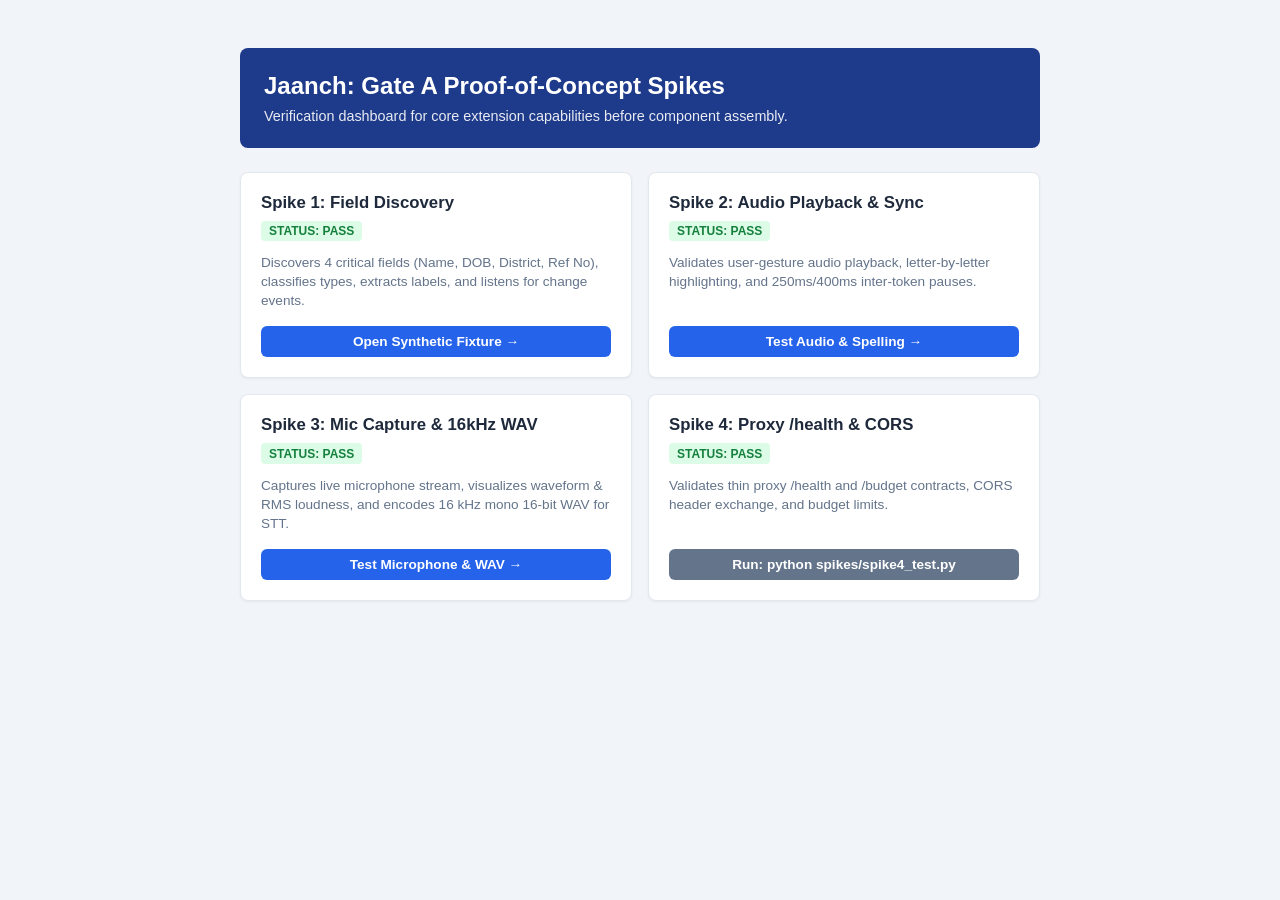
<file: spikes/index.html>
<!DOCTYPE html>
<html lang="en">
<head>
  <meta charset="UTF-8">
  <meta name="viewport" content="width=device-width, initial-scale=1.0">
  <title>Jaanch - Gate A Spikes Dashboard</title>
  <style>
    body {
      font-family: -apple-system, BlinkMacSystemFont, "Segoe UI", Roboto, sans-serif;
      background: #f1f5f9;
      color: #0f172a;
      max-width: 800px;
      margin: 2rem auto;
      padding: 1rem;
    }
    .header {
      background: #1e3a8a;
      color: #fff;
      padding: 1.5rem;
      border-radius: 8px;
      margin-bottom: 1.5rem;
    }
    .header h1 { margin: 0 0 0.5rem 0; font-size: 1.5rem; }
    .header p { margin: 0; opacity: 0.9; font-size: 0.9rem; }
    .spike-grid {
      display: grid;
      grid-template-columns: 1fr 1fr;
      gap: 1rem;
    }
    @media (max-width: 600px) {
      .spike-grid { grid-template-columns: 1fr; }
    }
    .spike-card {
      background: #ffffff;
      border: 1px solid #e2e8f0;
      border-radius: 8px;
      padding: 1.25rem;
      display: flex;
      flex-direction: column;
      justify-content: space-between;
      box-shadow: 0 1px 3px rgba(0,0,0,0.05);
    }
    .spike-title {
      font-size: 1.05rem;
      font-weight: 700;
      color: #1e293b;
      margin-bottom: 0.5rem;
    }
    .spike-desc {
      font-size: 0.85rem;
      color: #64748b;
      margin-bottom: 1rem;
      line-height: 1.4;
    }
    .spike-status {
      display: inline-block;
      font-size: 0.75rem;
      font-weight: 700;
      padding: 0.2rem 0.5rem;
      border-radius: 4px;
      margin-bottom: 0.75rem;
      width: fit-content;
    }
    .status-pass { background: #dcfce7; color: #15803d; }
    .btn {
      display: inline-block;
      text-decoration: none;
      text-align: center;
      background: #2563eb;
      color: #ffffff;
      padding: 0.5rem 1rem;
      border-radius: 6px;
      font-size: 0.85rem;
      font-weight: 600;
    }
    .btn:hover { background: #1d4ed8; }
  </style>
</head>
<body>
  <div class="header">
    <h1>Jaanch: Gate A Proof-of-Concept Spikes</h1>
    <p>Verification dashboard for core extension capabilities before component assembly.</p>
  </div>

  <div class="spike-grid">
    <!-- Spike 1 -->
    <div class="spike-card">
      <div>
        <div class="spike-title">Spike 1: Field Discovery</div>
        <div class="spike-status status-pass">STATUS: PASS</div>
        <div class="spike-desc">
          Discovers 4 critical fields (Name, DOB, District, Ref No), classifies types, extracts labels, and listens for change events.
        </div>
      </div>
      <a href="../tests/fixtures/standard_form.html" class="btn" target="_blank">Open Synthetic Fixture &rarr;</a>
    </div>

    <!-- Spike 2 -->
    <div class="spike-card">
      <div>
        <div class="spike-title">Spike 2: Audio Playback &amp; Sync</div>
        <div class="spike-status status-pass">STATUS: PASS</div>
        <div class="spike-desc">
          Validates user-gesture audio playback, letter-by-letter highlighting, and 250ms/400ms inter-token pauses.
        </div>
      </div>
      <a href="spike2_audio_playback.html" class="btn" target="_blank">Test Audio &amp; Spelling &rarr;</a>
    </div>

    <!-- Spike 3 -->
    <div class="spike-card">
      <div>
        <div class="spike-title">Spike 3: Mic Capture &amp; 16kHz WAV</div>
        <div class="spike-status status-pass">STATUS: PASS</div>
        <div class="spike-desc">
          Captures live microphone stream, visualizes waveform &amp; RMS loudness, and encodes 16 kHz mono 16-bit WAV for STT.
        </div>
      </div>
      <a href="spike3_mic_capture.html" class="btn" target="_blank">Test Microphone &amp; WAV &rarr;</a>
    </div>

    <!-- Spike 4 -->
    <div class="spike-card">
      <div>
        <div class="spike-title">Spike 4: Proxy /health &amp; CORS</div>
        <div class="spike-status status-pass">STATUS: PASS</div>
        <div class="spike-desc">
          Validates thin proxy /health and /budget contracts, CORS header exchange, and budget limits.
        </div>
      </div>
      <span class="btn" style="background:#64748b;">Run: python spikes/spike4_test.py</span>
    </div>
  </div>
</body>
</html>
</file>
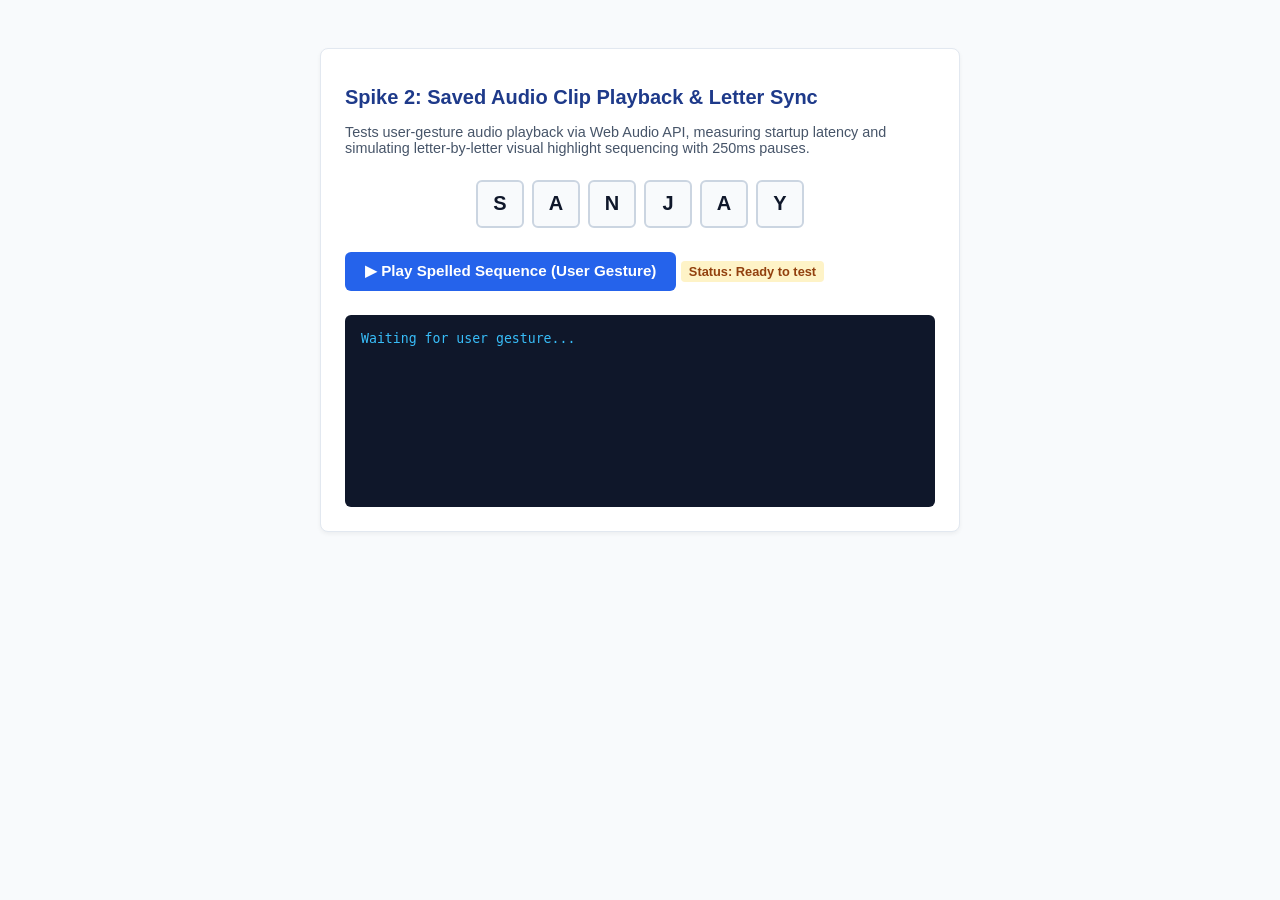
<file: spikes/spike2_audio_playback.html>
<!DOCTYPE html>
<html lang="en">
<head>
  <meta charset="UTF-8">
  <meta name="viewport" content="width=device-width, initial-scale=1.0">
  <title>Spike 2: Audio Playback &amp; Letter Synchronization</title>
  <style>
    body {
      font-family: -apple-system, BlinkMacSystemFont, "Segoe UI", Roboto, sans-serif;
      background: #f8fafc;
      color: #0f172a;
      max-width: 640px;
      margin: 2rem auto;
      padding: 1rem;
    }
    .card {
      background: #ffffff;
      border: 1px solid #e2e8f0;
      border-radius: 8px;
      padding: 1.5rem;
      box-shadow: 0 2px 4px rgba(0,0,0,0.05);
    }
    h1 { font-size: 1.25rem; margin-bottom: 0.5rem; color: #1e3a8a; }
    p { font-size: 0.9rem; color: #475569; margin-bottom: 1rem; }
    .spelled-box {
      display: flex;
      gap: 0.5rem;
      justify-content: center;
      margin: 1.5rem 0;
    }
    .letter-bubble {
      width: 44px;
      height: 44px;
      border: 2px solid #cbd5e1;
      border-radius: 6px;
      display: flex;
      align-items: center;
      justify-content: center;
      font-size: 1.25rem;
      font-weight: 700;
      background: #f8fafc;
      transition: all 0.15s ease;
    }
    .letter-bubble.active {
      background: #fef08a;
      border-color: #ca8a04;
      transform: scale(1.15);
      box-shadow: 0 4px 6px -1px rgba(0,0,0,0.1);
    }
    .btn {
      background: #2563eb;
      color: #ffffff;
      border: none;
      padding: 0.65rem 1.25rem;
      font-size: 0.95rem;
      font-weight: 600;
      border-radius: 6px;
      cursor: pointer;
    }
    .btn:hover { background: #1d4ed8; }
    .btn:disabled { background: #94a3b8; cursor: not-allowed; }
    .log-box {
      margin-top: 1.5rem;
      background: #0f172a;
      color: #38bdf8;
      font-family: monospace;
      font-size: 0.825rem;
      padding: 1rem;
      border-radius: 6px;
      height: 160px;
      overflow-y: auto;
      white-space: pre-wrap;
    }
    .badge {
      display: inline-block;
      padding: 0.2rem 0.5rem;
      border-radius: 4px;
      font-size: 0.8rem;
      font-weight: 600;
      margin-top: 0.5rem;
    }
    .badge.pass { background: #dcfce7; color: #15803d; }
    .badge.pending { background: #fef3c7; color: #92400e; }
  </style>
</head>
<body>
  <div class="card">
    <h1>Spike 2: Saved Audio Clip Playback &amp; Letter Sync</h1>
    <p>Tests user-gesture audio playback via Web Audio API, measuring startup latency and simulating letter-by-letter visual highlight sequencing with 250ms pauses.</p>

    <div class="spelled-box" id="bubbles">
      <div class="letter-bubble" data-char="S">S</div>
      <div class="letter-bubble" data-char="A">A</div>
      <div class="letter-bubble" data-char="N">N</div>
      <div class="letter-bubble" data-char="J">J</div>
      <div class="letter-bubble" data-char="A">A</div>
      <div class="letter-bubble" data-char="Y">Y</div>
    </div>

    <button id="btn-play" class="btn">&#9654; Play Spelled Sequence (User Gesture)</button>
    <div id="status-badge" class="badge pending">Status: Ready to test</div>

    <div class="log-box" id="log">Waiting for user gesture...</div>
  </div>

  <script>
    const logElem = document.getElementById("log");
    const statusBadge = document.getElementById("status-badge");
    const btnPlay = document.getElementById("btn-play");
    const bubbles = Array.from(document.querySelectorAll(".letter-bubble"));

    function log(msg) {
      logElem.textContent += `[${new Date().toISOString().substring(11, 23)}] ${msg}\n`;
      logElem.scrollTop = logElem.scrollHeight;
    }

    // Web Audio Synthesizer for tone-based playback (simulating 48kHz WAV letter clips)
    let audioCtx = null;

    function playTone(freq, durationMs) {
      return new Promise((resolve) => {
        if (!audioCtx) {
          audioCtx = new (window.AudioContext || window.webkitAudioContext)();
        }
        if (audioCtx.state === "suspended") {
          audioCtx.resume();
        }

        const osc = audioCtx.createOscillator();
        const gain = audioCtx.createGain();

        osc.type = "sine";
        osc.frequency.setValueAtTime(freq, audioCtx.currentTime);

        // Envelope: 10ms ramp in, 10ms ramp out
        gain.gain.setValueAtTime(0, audioCtx.currentTime);
        gain.gain.linearRampToValueAtTime(0.3, audioCtx.currentTime + 0.01);
        gain.gain.setValueAtTime(0.3, audioCtx.currentTime + (durationMs / 1000) - 0.01);
        gain.gain.linearRampToValueAtTime(0, audioCtx.currentTime + (durationMs / 1000));

        osc.connect(gain);
        gain.connect(audioCtx.destination);

        osc.start();
        osc.stop(audioCtx.currentTime + (durationMs / 1000));

        osc.onended = () => resolve();
      });
    }

    const sleep = (ms) => new Promise(r => setTimeout(r, ms));

    btnPlay.addEventListener("click", async () => {
      btnPlay.disabled = true;
      const startTime = performance.now();
      log("User gesture received. Initializing AudioContext...");

      try {
        if (!audioCtx) {
          audioCtx = new (window.AudioContext || window.webkitAudioContext)();
        }
        if (audioCtx.state === "suspended") {
          await audioCtx.resume();
        }
        const latency = (performance.now() - startTime).toFixed(1);
        log(`AudioContext active. Audio output latency: ${latency}ms.`);

        // Frequencies corresponding to letters (A-Z scaled)
        const charFreqs = { 'S': 440, 'A': 523, 'N': 587, 'J': 659, 'Y': 698 };

        for (let i = 0; i < bubbles.length; i++) {
          const b = bubbles[i];
          const char = b.getAttribute("data-char");
          b.classList.add("active");
          log(`Playing letter [${char}] (${i + 1}/${bubbles.length})...`);

          const freq = charFreqs[char] || 440;
          await playTone(freq, 200); // 200ms audio duration
          b.classList.remove("active");

          // 250ms pause between letters as specified in ARCHITECTURE section 7
          if (i < bubbles.length - 1) {
            await sleep(250);
          }
        }

        log("Spelled sequence completed successfully.");
        statusBadge.textContent = "Status: PASS (Audio playback & letter sync verified)";
        statusBadge.className = "badge pass";
      } catch (err) {
        log(`Playback error: ${err.message}`);
        statusBadge.textContent = "Status: FAIL";
      } finally {
        btnPlay.disabled = false;
      }
    });
  </script>
</body>
</html>
</file>
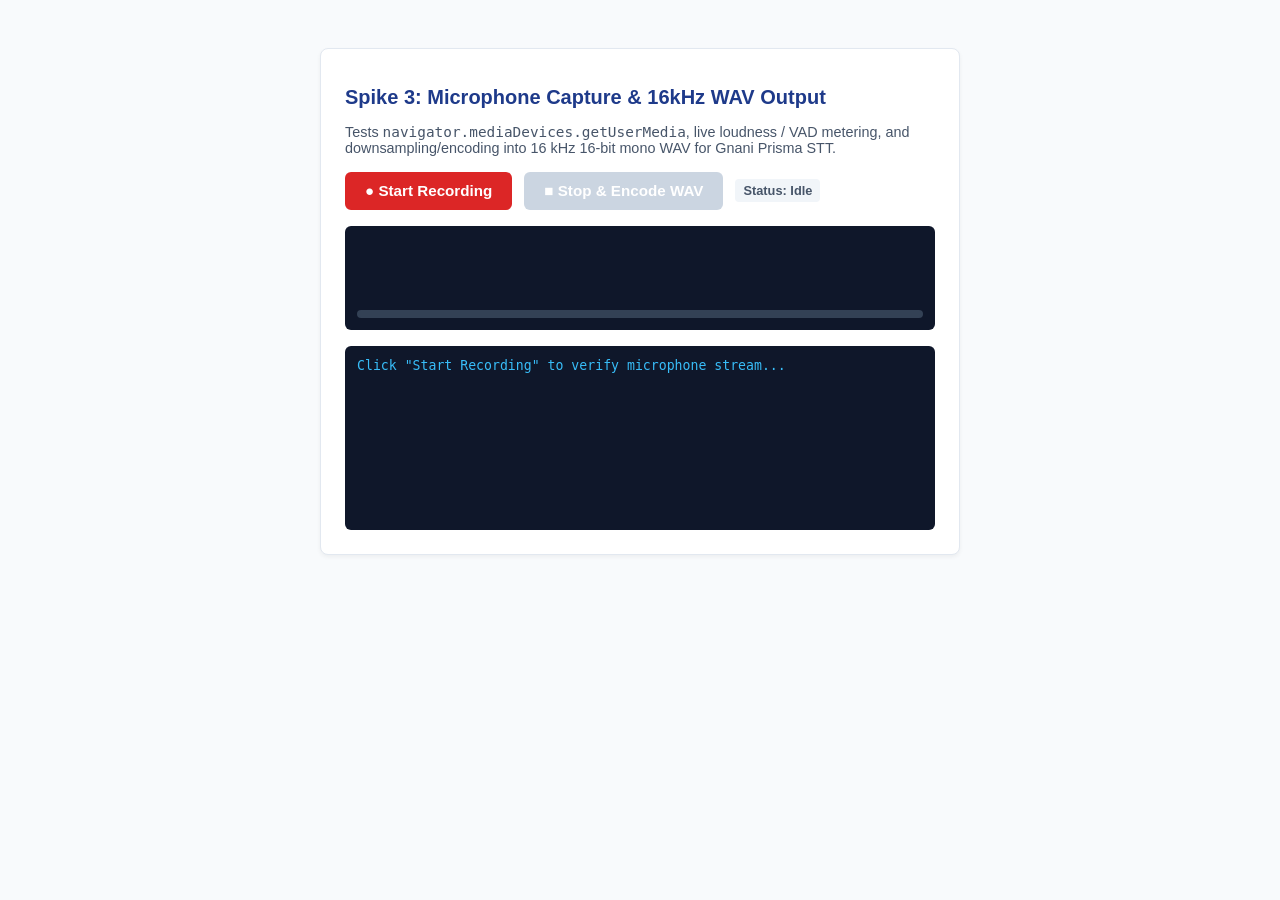
<file: spikes/spike3_mic_capture.html>
<!DOCTYPE html>
<html lang="en">
<head>
  <meta charset="UTF-8">
  <meta name="viewport" content="width=device-width, initial-scale=1.0">
  <title>Spike 3: Microphone Capture &amp; 16kHz WAV Encoding</title>
  <style>
    body {
      font-family: -apple-system, BlinkMacSystemFont, "Segoe UI", Roboto, sans-serif;
      background: #f8fafc;
      color: #0f172a;
      max-width: 640px;
      margin: 2rem auto;
      padding: 1rem;
    }
    .card {
      background: #ffffff;
      border: 1px solid #e2e8f0;
      border-radius: 8px;
      padding: 1.5rem;
      box-shadow: 0 2px 4px rgba(0,0,0,0.05);
    }
    h1 { font-size: 1.25rem; margin-bottom: 0.5rem; color: #1e3a8a; }
    p { font-size: 0.9rem; color: #475569; margin-bottom: 1rem; }
    .waveform-box {
      background: #0f172a;
      border-radius: 6px;
      padding: 0.75rem;
      margin: 1rem 0;
      text-align: center;
    }
    canvas {
      width: 100%;
      height: 64px;
      display: block;
    }
    .meter-bar {
      height: 8px;
      background: #334155;
      border-radius: 4px;
      overflow: hidden;
      margin-top: 0.5rem;
    }
    .meter-fill {
      height: 100%;
      width: 0%;
      background: #22c55e;
      transition: width 0.05s ease;
    }
    .controls {
      display: flex;
      gap: 0.75rem;
      align-items: center;
      margin-bottom: 1rem;
    }
    .btn {
      padding: 0.65rem 1.25rem;
      font-size: 0.95rem;
      font-weight: 600;
      border-radius: 6px;
      cursor: pointer;
      border: none;
    }
    .btn-record { background: #dc2626; color: white; }
    .btn-stop { background: #475569; color: white; }
    .btn:disabled { background: #cbd5e1; cursor: not-allowed; }
    .badge {
      display: inline-block;
      padding: 0.25rem 0.5rem;
      border-radius: 4px;
      font-size: 0.8rem;
      font-weight: 600;
    }
    .badge.ready { background: #f1f5f9; color: #475569; }
    .badge.recording { background: #fee2e2; color: #b91c1c; }
    .badge.pass { background: #dcfce7; color: #15803d; }
    .badge.fail { background: #fee2e2; color: #991b1b; }
    .log-box {
      margin-top: 1rem;
      background: #0f172a;
      color: #38bdf8;
      font-family: monospace;
      font-size: 0.825rem;
      padding: 0.75rem;
      border-radius: 6px;
      height: 160px;
      overflow-y: auto;
      white-space: pre-wrap;
    }
    .alert-box {
      background: #fef2f2;
      border-left: 4px solid #ef4444;
      padding: 0.75rem;
      font-size: 0.85rem;
      color: #991b1b;
      margin-top: 1rem;
      display: none;
    }
  </style>
</head>
<body>
  <div class="card">
    <h1>Spike 3: Microphone Capture &amp; 16kHz WAV Output</h1>
    <p>Tests <code>navigator.mediaDevices.getUserMedia</code>, live loudness / VAD metering, and downsampling/encoding into 16 kHz 16-bit mono WAV for Gnani Prisma STT.</p>

    <div class="controls">
      <button id="btn-start" class="btn btn-record">&#9679; Start Recording</button>
      <button id="btn-stop" class="btn btn-stop" disabled>&#9632; Stop &amp; Encode WAV</button>
      <span id="rec-status" class="badge ready">Status: Idle</span>
    </div>

    <div class="waveform-box">
      <canvas id="waveform-canvas" width="600" height="64"></canvas>
      <div class="meter-bar">
        <div id="meter-fill" class="meter-fill"></div>
      </div>
    </div>

    <audio id="audio-playback" controls style="width: 100%; display: none; margin-top: 0.5rem;"></audio>

    <div id="alert-fallback" class="alert-box">
      <strong>Mic permission denied or blocked:</strong> Grant microphone access to the Jaanch popup in the browser site permissions, then reopen verification.
    </div>

    <div class="log-box" id="log">Click "Start Recording" to verify microphone stream...</div>
  </div>

  <script>
    const logElem = document.getElementById("log");
    const recStatus = document.getElementById("rec-status");
    const btnStart = document.getElementById("btn-start");
    const btnStop = document.getElementById("btn-stop");
    const canvas = document.getElementById("waveform-canvas");
    const canvasCtx = canvas.getContext("2d");
    const meterFill = document.getElementById("meter-fill");
    const audioPlayback = document.getElementById("audio-playback");
    const alertFallback = document.getElementById("alert-fallback");

    let audioContext = null;
    let mediaStream = null;
    let analyser = null;
    let scriptProcessor = null;
    let pcmSamples = [];
    let isRecording = false;

    function log(msg) {
      logElem.textContent += `[${new Date().toISOString().substring(11, 23)}] ${msg}\n`;
      logElem.scrollTop = logElem.scrollHeight;
    }

    btnStart.addEventListener("click", async () => {
      try {
        log("Requesting microphone via getUserMedia...");
        mediaStream = await navigator.mediaDevices.getUserMedia({
          audio: {
            channelCount: 1,
            echoCancellation: true,
            noiseSuppression: true
          }
        });

        audioContext = new (window.AudioContext || window.webkitAudioContext)();
        log(`MediaStream acquired. Browser native sampleRate: ${audioContext.sampleRate} Hz.`);

        const source = audioContext.createMediaStreamSource(mediaStream);
        analyser = audioContext.createAnalyser();
        analyser.fftSize = 512;
        source.connect(analyser);

        // Capture buffer for downsampling to 16kHz
        scriptProcessor = audioContext.createScriptProcessor(4096, 1, 1);
        pcmSamples = [];
        scriptProcessor.onaudioprocess = (e) => {
          if (!isRecording) return;
          const input = e.inputBuffer.getChannelData(0);
          // Downsample to 16kHz
          const resampled = downsampleTo16k(input, audioContext.sampleRate);
          for (let i = 0; i < resampled.length; i++) {
            pcmSamples.push(resampled[i]);
          }
        };

        source.connect(scriptProcessor);
        scriptProcessor.connect(audioContext.destination);

        isRecording = true;
        btnStart.disabled = true;
        btnStop.disabled = false;
        recStatus.textContent = "Status: RECORDING";
        recStatus.className = "badge recording";
        alertFallback.style.display = "none";

        drawWaveform();
        log("Listening... Speak into microphone.");
      } catch (err) {
        log(`Microphone Error: ${err.name} - ${err.message}`);
        recStatus.textContent = "Status: FAIL";
        recStatus.className = "badge fail";
        alertFallback.style.display = "block";
      }
    });

    btnStop.addEventListener("click", () => {
      isRecording = false;
      btnStart.disabled = false;
      btnStop.disabled = true;
      recStatus.textContent = "Status: ENCODED";
      recStatus.className = "badge pass";

      if (mediaStream) {
        mediaStream.getTracks().forEach(t => t.stop());
      }
      if (audioContext && audioContext.state !== "closed") {
        audioContext.close();
      }

      log(`Total 16 kHz samples collected: ${pcmSamples.length} (${(pcmSamples.length / 16000).toFixed(2)} seconds).`);

      const wavBlob = encode16kWav(pcmSamples);
      log(`Generated 16kHz mono 16-bit WAV blob: ${wavBlob.size} bytes.`);

      const audioUrl = URL.createObjectURL(wavBlob);
      audioPlayback.src = audioUrl;
      audioPlayback.style.display = "block";
      log("[Spike 3 Result]: PASS - Audio captured, downsampled to 16kHz mono, and encoded into valid WAV.");
    });

    function downsampleTo16k(inputData, inputSampleRate) {
      if (inputSampleRate === 16000) return inputData;
      const ratio = inputSampleRate / 16000;
      const newLength = Math.round(inputData.length / ratio);
      const result = new Float32Array(newLength);
      let offsetResult = 0;
      let offsetInput = 0;
      while (offsetResult < result.length) {
        const nextOffsetInput = Math.round((offsetResult + 1) * ratio);
        let accum = 0, count = 0;
        for (let i = offsetInput; i < nextOffsetInput && i < inputData.length; i++) {
          accum += inputData[i];
          count++;
        }
        result[offsetResult] = count > 0 ? accum / count : 0;
        offsetResult++;
        offsetInput = nextOffsetInput;
      }
      return result;
    }

    function encode16kWav(samples) {
      const buffer = new ArrayBuffer(44 + samples.length * 2);
      const view = new DataView(buffer);

      function writeString(offset, str) {
        for (let i = 0; i < str.length; i++) {
          view.setUint8(offset + i, str.charCodeAt(i));
        }
      }

      writeString(0, "RIFF");
      view.setUint32(4, 36 + samples.length * 2, true);
      writeString(8, "WAVE");
      writeString(12, "fmt ");
      view.setUint32(16, 16, true);
      view.setUint16(20, 1, true); // PCM
      view.setUint16(22, 1, true); // Mono
      view.setUint32(24, 16000, true); // 16kHz
      view.setUint32(28, 32000, true); // byte rate: 16000 * 2
      view.setUint16(32, 2, true); // block align
      view.setUint16(34, 16, true); // 16-bit
      writeString(36, "data");
      view.setUint32(40, samples.length * 2, true);

      let offset = 44;
      for (let i = 0; i < samples.length; i++, offset += 2) {
        const s = Math.max(-1, Math.min(1, samples[i]));
        view.setInt16(offset, s < 0 ? s * 0x8000 : s * 0x7FFF, true);
      }

      return new Blob([view], { type: "audio/wav" });
    }

    function drawWaveform() {
      if (!isRecording) return;
      requestAnimationFrame(drawWaveform);

      const bufferLength = analyser.fftSize;
      const dataArray = new Uint8Array(bufferLength);
      analyser.getByteTimeDomainData(dataArray);

      // Compute RMS loudness
      let sum = 0;
      for (let i = 0; i < bufferLength; i++) {
        const norm = (dataArray[i] - 128) / 128;
        sum += norm * norm;
      }
      const rms = Math.sqrt(sum / bufferLength);
      meterFill.style.width = `${Math.min(100, rms * 300)}%`;

      canvasCtx.fillStyle = "#0f172a";
      canvasCtx.fillRect(0, 0, canvas.width, canvas.height);
      canvasCtx.lineWidth = 2;
      canvasCtx.strokeStyle = rms > 0.05 ? "#4ade80" : "#38bdf8";
      canvasCtx.beginPath();

      const sliceWidth = canvas.width / bufferLength;
      let x = 0;

      for (let i = 0; i < bufferLength; i++) {
        const v = dataArray[i] / 128.0;
        const y = (v * canvas.height) / 2;
        if (i === 0) canvasCtx.moveTo(x, y);
        else canvasCtx.lineTo(x, y);
        x += sliceWidth;
      }

      canvasCtx.lineTo(canvas.width, canvas.height / 2);
      canvasCtx.stroke();
    }
  </script>
</body>
</html>
</file>
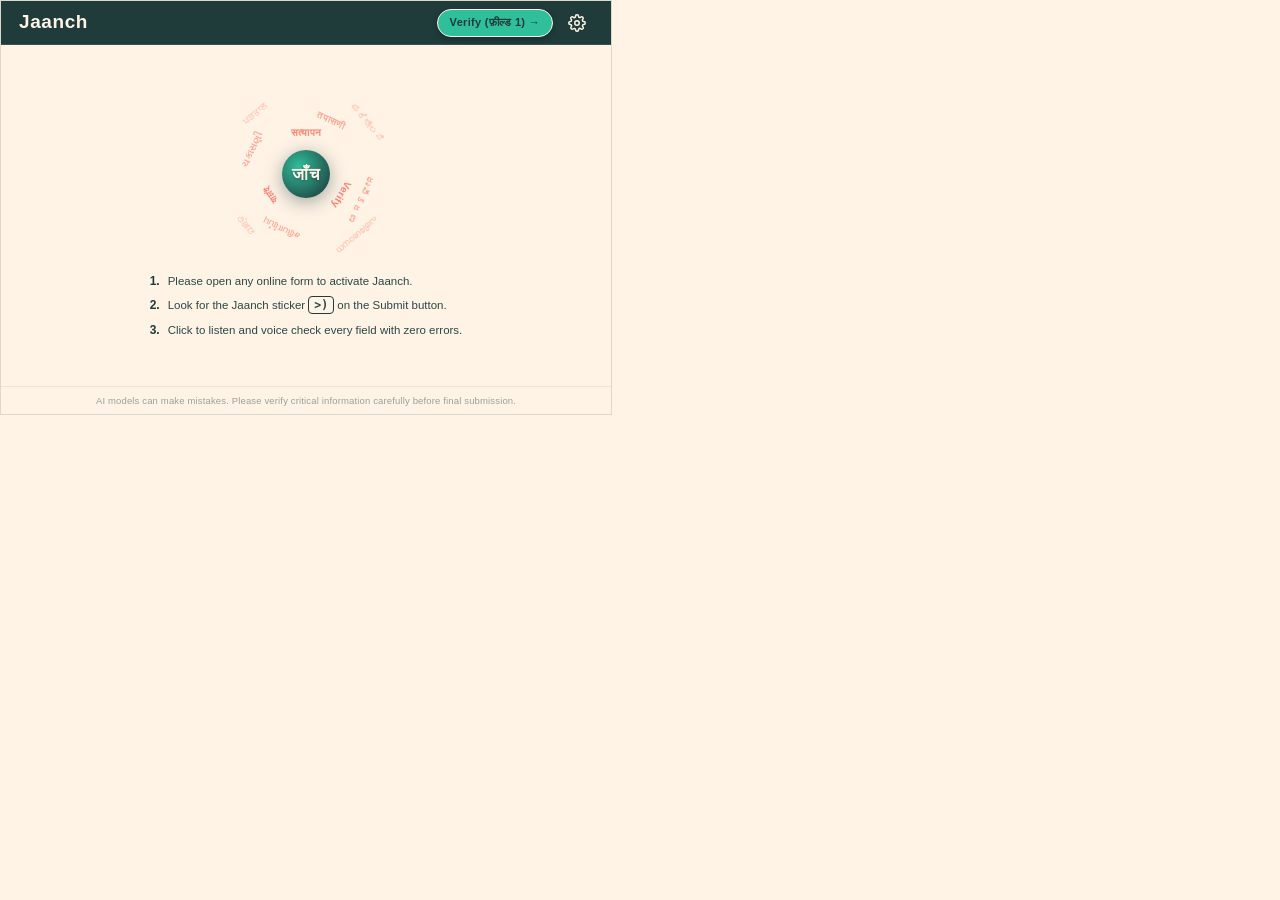
<file: extension/popup/popup.html>
<!DOCTYPE html>
<html lang="hi">
<head>
  <meta charset="UTF-8">
  <meta name="viewport" content="width=device-width, initial-scale=1.0">
  <title>Jaanch (जाँच) - Voice Verification Companion</title>
  <link rel="stylesheet" href="popup.css">
</head>
<body class="jaanch-body">
  <div class="jaanch-popup-window" id="jaanch-window">
    
    <!-- Top Header Bar -->
    <header class="jaanch-header">
      <div class="brand-group" id="header-brand">
        <span class="brand-title">Jaanch</span>
      </div>

      <nav class="top-nav-actions">
        <!-- Manual Second Page Routing Pill (For direct jump / debugging) -->
        <button id="btn-nav-field" class="nav-btn-pill" title="Jump to Verification Screen (फ़ील्ड 1 पर जाएं)">
          Verify (फ़ील्ड 1) →
        </button>

        <button id="btn-nav-summary" class="nav-btn" title="Verification Summary / ट्रांज़ैक्शन" aria-label="Verification Summary">
          <svg viewBox="0 0 24 24" width="18" height="18" fill="none" stroke="currentColor" stroke-width="2">
            <line x1="8" y1="6" x2="21" y2="6"></line>
            <line x1="8" y1="12" x2="21" y2="12"></line>
            <line x1="8" y1="18" x2="21" y2="18"></line>
            <line x1="3" y1="6" x2="3.01" y2="6"></line>
            <line x1="3" y1="12" x2="3.01" y2="12"></line>
            <line x1="3" y1="18" x2="3.01" y2="18"></line>
          </svg>
        </button>

        <button id="btn-nav-settings" class="nav-btn" title="Settings / सेटिंग्स" aria-label="Settings">
          <svg viewBox="0 0 24 24" width="18" height="18" fill="none" stroke="currentColor" stroke-width="2">
            <circle cx="12" cy="12" r="3"></circle>
            <path d="M19.4 15a1.65 1.65 0 0 0 .33 1.82l.06.06a2 2 0 0 1 0 2.83 2 2 0 0 1-2.83 0l-.06-.06a1.65 1.65 0 0 0-1.82-.33 1.65 1.65 0 0 0-1 1.51V21a2 2 0 0 1-2 2 2 2 0 0 1-2-2v-.09A1.65 1.65 0 0 0 9 19.4a1.65 1.65 0 0 0-1.82.33l-.06.06a2 2 0 0 1-2.83 0 2 2 0 0 1 0-2.83l.06-.06a1.65 1.65 0 0 0 .33-1.82 1.65 1.65 0 0 0-1.51-1H3a2 2 0 0 1-2-2 2 2 0 0 1 2-2h.09A1.65 1.65 0 0 0 4.6 9a1.65 1.65 0 0 0-.33-1.82l-.06-.06a2 2 0 0 1 0-2.83 2 2 0 0 1 2.83 0l.06.06a1.65 1.65 0 0 0 1.82.33H9a1.65 1.65 0 0 0 1-1.51V3a2 2 0 0 1 2-2 2 2 0 0 1 2 2v.09a1.65 1.65 0 0 0 1 1.51 1.65 1.65 0 0 0 1.82-.33l.06-.06a2 2 0 0 1 2.83 0 2 2 0 0 1 0 2.83l-.06.06a1.65 1.65 0 0 0-.33 1.82V9a1.65 1.65 0 0 0 1.51 1H21a2 2 0 0 1 2 2 2 2 0 0 1-2 2h-.09a1.65 1.65 0 0 0-1.51 1z"></path>
          </svg>
        </button>
      </nav>
    </header>

    <!-- Edge-to-Edge Progress Bar (Zero Spacing, Sleek Line directly under Header) -->
    <div id="progress-bar-wrapper" class="progress-bar-edge hidden">
      <div id="progress-fill" class="progress-fill-edge" style="width: 25%;"></div>
      <!-- Hidden compatibility elements for tests/listeners -->
      <span id="field-step" style="display: none;">Field 1 of 4</span>
      <span id="progress-percent" style="display: none;">25%</span>
    </div>

    <!-- MAIN VIEW CONTAINER -->
    <main class="views-viewport">

      <!-- ======================================================== -->
      <!-- SCREEN 1: HOMEPAGE / MULTILINGUAL ATOMIC ORBITAL UI     -->
      <!-- ======================================================== -->
      <section id="screen-homepage" class="view-screen active">
        <div class="home-minimal-container">
          
          <!-- Center Icon: Green Jaanch Ball with 3 Concentric Multilingual Orbit Layers -->
          <div class="atomic-orbit-centerpiece" id="atomic-orbit-centerpiece">
            <!-- Center Green Jaanch Ball with slight shadow -->
            <div class="jaanch-central-ball">
              <span class="jaanch-ball-text">जाँच</span>
            </div>

            <!-- Layer 1: Inner Orbit (Tight radius, vibrant orange, Gnani words) -->
            <div class="orbit-layer orbit-layer-1">
              <span class="orbit-lang-word w-l1" style="--a: 0;">सत्यापन</span>
              <span class="orbit-lang-word w-l1" style="--a: 1;">Verify</span>
              <span class="orbit-lang-word w-l1" style="--a: 2;">যাচাই</span>
            </div>

            <!-- Layer 2: Middle Orbit (Medium radius, softer orange) -->
            <div class="orbit-layer orbit-layer-2">
              <span class="orbit-lang-word w-l2" style="--a: 0;">तपासणी</span>
              <span class="orbit-lang-word w-l2" style="--a: 1;">ధృవీకరణ</span>
              <span class="orbit-lang-word w-l2" style="--a: 2;">சரிபார்ப்பு</span>
              <span class="orbit-lang-word w-l2" style="--a: 3;">ચકાસણી</span>
            </div>

            <!-- Layer 3: Outer Orbit (Wide radius, fading out orange) -->
            <div class="orbit-layer orbit-layer-3">
              <span class="orbit-lang-word w-l3" style="--a: 0;">ಪರಿಶೀಲನೆ</span>
              <span class="orbit-lang-word w-l3" style="--a: 1;">പരിശോധന</span>
              <span class="orbit-lang-word w-l3" style="--a: 2;">ଯାଞ୍ଚ</span>
              <span class="orbit-lang-word w-l3" style="--a: 3;">ਪੜਤਾਲ</span>
            </div>
          </div>

          <!-- Vertical Steps in Open (No Box, Simple English, Minimalistic & Premium) -->
          <div class="home-steps-vertical">
            <div class="step-v-item">
              <span class="step-v-num">1.</span>
              <span class="step-v-text">Please open any online form to activate Jaanch.</span>
            </div>
            <div class="step-v-item">
              <span class="step-v-num">2.</span>
              <span class="step-v-text">Look for the Jaanch sticker <span class="badge-mini">&gt;)</span> on the Submit button.</span>
            </div>
            <div class="step-v-item">
              <span class="step-v-num">3.</span>
              <span class="step-v-text">Click to listen and voice check every field with zero errors.</span>
            </div>
          </div>

          <!-- Hidden compatibility elements for background listeners/tests -->
          <div style="display: none;" aria-hidden="true">
            <button id="btn-start-verification"></button>
            <span id="home-detected-count"></span>
          </div>

        </div>
      </section>

      <!-- ======================================================== -->
      <!-- SCREEN 2: ACTIVE FIELD VERIFICATION (OPEN SPACE TEMPLATE) -->
      <!-- ======================================================== -->
      <section id="screen-verification" class="view-screen hidden">
        <div class="verification-open-container">
          
          <!-- Field Header Row: 🔊 Field_Title          < | > -->
          <div class="field-header-row">
            <div class="field-title-group">
              <span id="field-number" style="display: none;" aria-hidden="true"></span>
              <button id="btn-tts-speak" class="btn-icon-bubble" title="Field title TTS (फ़ील्ड नाम सुनें)">
                🔊
              </button>
              <h2 id="field-label" class="field-label-open">Candidate Name</h2>
            </div>

            <div class="field-nav-group">
              <div class="field-nav-arrows">
                <button id="btn-prev-field" class="btn-nav-arrow" title="Previous field">&lt;</button>
                <button id="btn-next-field" class="btn-nav-arrow" title="Next field">&gt;</button>
              </div>
              <span id="field-remaining-count" class="field-remaining-text">3 remaining</span>
            </div>
          </div>

          <!-- Underline Accent Line under Title -->
          <div class="field-title-underline"></div>

          <!-- Center Open Space: Large Editable Value Box + Sub-Right Speaker Bubble -->
          <div class="field-value-display-open">
            <div class="field-meta-pills" style="display: none;" aria-hidden="true">
              <span id="field-kind" class="meta-kind-pill">NAME</span>
              <span id="field-status-chip" class="chip not-checked">NOT CHECKED</span>
            </div>

            <div class="field-value-container">
              <textarea
                id="field-value-large"
                class="value-large-open value-large-textarea size-short"
                rows="1"
                placeholder="— (Blank / खाली)"
                autocomplete="off"
                aria-label="Candidate field value"
              ></textarea>
            </div>

            <div class="field-value-actions-row">
              <button
                id="btn-tts-speak-value"
                class="btn-icon-bubble btn-value-speaker-sub"
                title="Speak value (मान सुनें)"
                aria-label="Speak field value"
              >
                🔊
              </button>
            </div>

            <!-- Hidden compatibility containers for tests and fallback listeners -->
            <div id="spelled-container" class="spelled-chips-open" style="display: none;" aria-hidden="true"></div>
            <div class="session-edit-bar" style="display: none;" aria-hidden="true">
              <div id="session-form-ref" class="session-form-ref hidden"></div>
              <div class="session-edit-input-wrap">
                <label for="field-edit-input" class="session-edit-label">Session DB Value:</label>
                <input id="field-edit-input" type="text" class="session-edit-input" placeholder="Speak or type to edit/fill..." autocomplete="off" />
              </div>
            </div>
          </div>

          <!-- Live VAD & Extractor Feedback Strip (Hidden for clean minimal UI) -->
          <div class="live-feedback-strip" style="display: none;" aria-hidden="true">
            <div id="vad-indicator" class="vad-indicator idle">Mic paused (TTS mode) — Tap Paused to speak edits</div>
            <div id="heard-container" class="heard-container hidden">
              <span id="heard-transcript" class="heard-transcript"></span>
              <span id="heard-action" class="heard-action"></span>
            </div>
          </div>

          <!-- Bottom Action Bar: "Is this information correct?"  ( ✔ )  ( ✖ )  [ ▶ / ||| ] -->
          <div class="verification-bottom-bar">
            <div class="decision-prompt-text">
              Is this information correct?
            </div>

            <div class="decision-circle-group">
              <!-- Minimalist Circle Tick: Accept / Confirm -->
              <button id="btn-verify-tick" class="btn-circle-action btn-circle-tick" title="Accept / सही है (Confirm)">
                <svg viewBox="0 0 24 24" width="18" height="18" fill="none" stroke="currentColor" stroke-width="3">
                  <polyline points="20 6 9 17 4 12"></polyline>
                </svg>
              </button>

              <!-- Minimalist Circle Cross: Reject / Flag -->
              <button id="btn-verify-cross" class="btn-circle-action btn-circle-cross" title="Reject / गलत है (Flag)">
                <svg viewBox="0 0 24 24" width="18" height="18" fill="none" stroke="currentColor" stroke-width="3">
                  <line x1="18" y1="6" x2="6" y2="18"></line>
                  <line x1="6" y1="6" x2="18" y2="18"></line>
                </svg>
              </button>

              <!-- Compact Continuous Voice Mic Pill (Paused by default during TTS verification) -->
              <button id="btn-voice-toggle" class="btn-pill-voice muted" title="Microphone paused during TTS verification — Click to turn Mic ON for voice edits">
                <div class="voice-btn-inner" id="voice-btn-inner">
                  <!-- Play Icon (when idle) -->
                  <svg id="voice-icon-play" viewBox="0 0 24 24" width="16" height="16" fill="currentColor">
                    <polygon points="5 3 19 12 5 21 5 3"></polygon>
                  </svg>
                  
                  <!-- Stop Icon (when active) -->
                  <svg id="voice-icon-stop" class="hidden" viewBox="0 0 24 24" width="16" height="16" fill="currentColor">
                    <rect x="6" y="6" width="12" height="12" rx="2"></rect>
                  </svg>

                  <!-- 3-4 Animated Mini Waveform Lines -->
                  <div id="voice-wave-bars" class="voice-wave-bars hidden">
                    <span class="wave-bar bar-1"></span>
                    <span class="wave-bar bar-2"></span>
                    <span class="wave-bar bar-3"></span>
                    <span class="wave-bar bar-4"></span>
                  </div>
                </div>
                <span id="voice-btn-sub" class="voice-btn-text">Paused</span>
              </button>
            </div>
          </div>

          <!-- Hidden compatibility elements for background listeners / test assertions -->
          <div style="display: none;" aria-hidden="true">
            <canvas id="waveform-canvas" width="1" height="1"></canvas>
            <button id="btn-accept"></button>
            <button id="btn-keep"></button>
            <button id="btn-ask-again"></button>
            <button id="btn-play-prompt"></button>
            <button id="btn-clear-session"></button>
          </div>

        </div>
      </section>

      <!-- ======================================================== -->
      <!-- SCREEN 4: VERIFICATION SUMMARY ("TRANSACTION / FULL DATA") -->
      <!-- ======================================================== -->
      <section id="screen-summary" class="view-screen hidden">
        <div class="summary-open-container">
          <!-- Clean Open Header Row -->
          <div class="summary-header-row">
            <div class="summary-header-left">
              <h2 class="summary-title">Verification Summary</h2>
              <span id="summary-badge-count" class="summary-badge-count"></span>
            </div>
            <button id="btn-summary-back" class="btn-text-back">← Back to Field</button>
          </div>

          <!-- Open-Space Data Rows (Zero external borders, no nested card, no grid table) -->
          <div id="summary-table-body" class="summary-rows-container">
            <!-- Dynamically populated open row items -->
          </div>

          <!-- Legacy list ID for unit tests -->
          <ul id="summary-list" class="summary-list hidden"></ul>

          <!-- Action Buttons Bar: Apply, Recheck, Ask Again -->
          <div class="summary-actions-open">
            <button id="btn-apply-changes" class="btn-pill-action btn-pill-apply" title="Apply approved values to webpage inputs">
              Apply to Form
            </button>
            <button id="btn-recheck-all" class="btn-pill-action btn-pill-outline" title="Recheck all fields from start">
              Recheck All
            </button>
            <button id="btn-ask-again-summary" class="btn-pill-action btn-pill-outline" title="Recheck unverified or flagged fields">
              Ask Unverified
            </button>
          </div>

          <div id="apply-feedback" class="apply-feedback hidden">
            ✓ Form values safely updated on the webpage!
          </div>
        </div>
      </section>

      <!-- Screen 3: Summary ends above -->

    </main>

    <!-- Global Footer Bar: Faint Line + Minimal Professional AI Disclaimer -->
    <footer class="jaanch-footer-minimal">
      <p class="ai-disclaimer-text">
        AI models can make mistakes. Please verify critical information carefully before final submission.
      </p>
      <!-- Kept hidden for background listeners/tests -->
      <span id="mic-status" style="display: none;">Mic: Ready</span>
    </footer>

  </div>

  <script type="module" src="popup.js"></script>
</body>
</html>
</file>
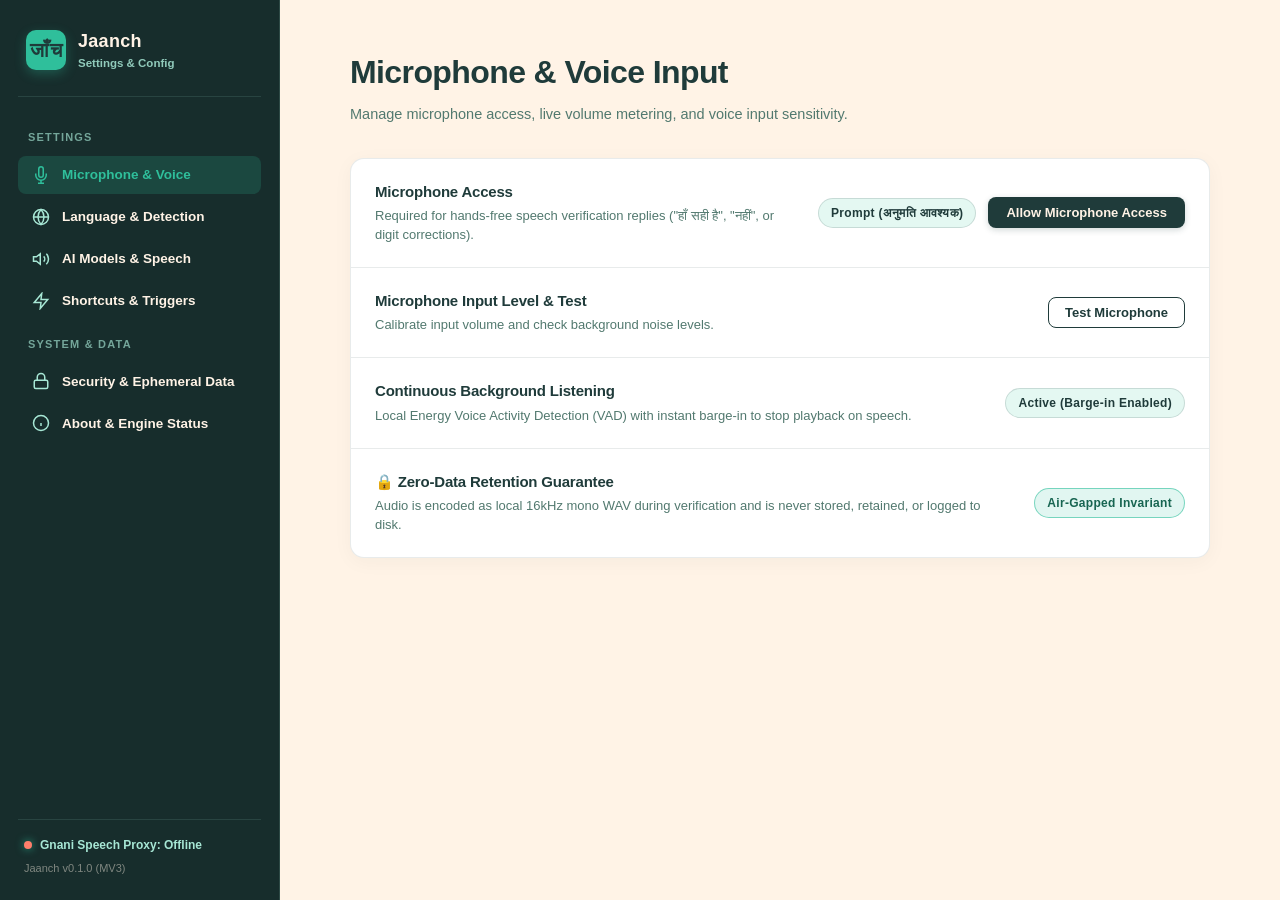
<file: extension/settings/settings.html>
<!DOCTYPE html>
<html lang="en">
<head>
  <meta charset="UTF-8">
  <meta name="viewport" content="width=device-width, initial-scale=1.0">
  <title>Jaanch (जाँच) - Browser Settings & Preferences</title>
  <link rel="stylesheet" href="settings.css">
</head>
<body class="jaanch-settings-body">
  <div class="settings-app-container">

    <!-- ========================================================= -->
    <!-- LEFT SIDEBAR SUBMENUS (WISPR FLOW STYLE)                 -->
    <!-- ========================================================= -->
    <aside class="settings-sidebar">
      
      <!-- Brand Header -->
      <div class="sidebar-brand">
        <div class="brand-logo-badge">जाँच</div>
        <div class="brand-info">
          <span class="brand-name">Jaanch</span>
          <span class="brand-sub">Settings & Config</span>
        </div>
      </div>

      <!-- Navigation Menus -->
      <nav class="sidebar-nav">
        <div class="nav-category-label">SETTINGS</div>
        <button class="nav-item active" data-tab="tab-mic">
          <svg class="nav-icon" viewBox="0 0 24 24" fill="none" stroke="currentColor" stroke-width="2">
            <path d="M12 1a3 3 0 0 0-3 3v8a3 3 0 0 0 6 0V4a3 3 0 0 0-3-3z"></path>
            <path d="M19 10v2a7 7 0 0 1-14 0v-2"></path>
            <line x1="12" y1="19" x2="12" y2="23"></line>
            <line x1="8" y1="23" x2="16" y2="23"></line>
          </svg>
          <span class="nav-label">Microphone & Voice</span>
        </button>

        <button class="nav-item" data-tab="tab-lang">
          <svg class="nav-icon" viewBox="0 0 24 24" fill="none" stroke="currentColor" stroke-width="2">
            <circle cx="12" cy="12" r="10"></circle>
            <line x1="2" y1="12" x2="22" y2="12"></line>
            <path d="M12 2a15.3 15.3 0 0 1 4 10 15.3 15.3 0 0 1-4 10 15.3 15.3 0 0 1-4-10 15.3 15.3 0 0 1 4-10z"></path>
          </svg>
          <span class="nav-label">Language & Detection</span>
        </button>

        <button class="nav-item" data-tab="tab-models">
          <svg class="nav-icon" viewBox="0 0 24 24" fill="none" stroke="currentColor" stroke-width="2">
            <polygon points="11 5 6 9 2 9 2 15 6 15 11 19 11 5"></polygon>
            <path d="M19.07 4.93a10 10 0 0 1 0 14.14M15.54 8.46a5 5 0 0 1 0 7.07"></path>
          </svg>
          <span class="nav-label">AI Models & Speech</span>
        </button>

        <button class="nav-item" data-tab="tab-shortcuts">
          <svg class="nav-icon" viewBox="0 0 24 24" fill="none" stroke="currentColor" stroke-width="2">
            <polygon points="13 2 3 14 12 14 11 22 21 10 12 10 13 2"></polygon>
          </svg>
          <span class="nav-label">Shortcuts & Triggers</span>
        </button>

        <div class="nav-category-label">SYSTEM & DATA</div>
        <button class="nav-item" data-tab="tab-privacy">
          <svg class="nav-icon" viewBox="0 0 24 24" fill="none" stroke="currentColor" stroke-width="2">
            <rect x="3" y="11" width="18" height="11" rx="2" ry="2"></rect>
            <path d="M7 11V7a5 5 0 0 1 10 0v4"></path>
          </svg>
          <span class="nav-label">Security & Ephemeral Data</span>
        </button>

        <button class="nav-item" data-tab="tab-about">
          <svg class="nav-icon" viewBox="0 0 24 24" fill="none" stroke="currentColor" stroke-width="2">
            <circle cx="12" cy="12" r="10"></circle>
            <line x1="12" y1="16" x2="12" y2="12"></line>
            <line x1="12" y1="8" x2="12.01" y2="8"></line>
          </svg>
          <span class="nav-label">About & Engine Status</span>
        </button>
      </nav>

      <!-- Sidebar Footer Status -->
      <div class="sidebar-footer">
        <div class="status-indicator-row">
          <span id="sidebar-proxy-dot" class="status-dot-live"></span>
          <span id="sidebar-proxy-status" class="status-text">Gnani Speech Proxy: Checking...</span>
        </div>
        <span class="app-version">Jaanch v0.1.0 (MV3)</span>
      </div>
    </aside>

    <!-- ========================================================= -->
    <!-- RIGHT CONTENT VIEWPORT (OCCUPYING THE WHOLE PAGE)        -->
    <!-- ========================================================= -->
    <main class="settings-content-viewport">
      <div class="content-inner-scroll">

        <!-- ===================================================== -->
        <!-- TAB 1: MICROPHONE & VOICE INPUT                      -->
        <!-- ===================================================== -->
        <section id="tab-mic" class="tab-pane active">
          <header class="section-title-header">
            <h1 class="section-heading">Microphone & Voice Input</h1>
            <p class="section-subtext">Manage microphone access, live volume metering, and voice input sensitivity.</p>
          </header>

          <div class="options-group-card">
            <!-- Row 1: Mic Permission -->
            <div class="option-row">
              <div class="option-meta">
                <span class="option-title">Microphone Access</span>
                <span class="option-desc">Required for hands-free speech verification replies ("हाँ सही है", "नहीं", or digit corrections).</span>
              </div>
              <div class="option-action">
                <span id="mic-status-chip" class="status-pill status-mint">Granted</span>
                <button id="btn-request-mic" class="btn-action-primary">Allow Microphone Access</button>
              </div>
            </div>

            <!-- Row 2: Live Test & Volume Meter -->
            <div class="option-row">
              <div class="option-meta">
                <span class="option-title">Microphone Input Level & Test</span>
                <span class="option-desc">Calibrate input volume and check background noise levels.</span>
              </div>
              <div class="option-action">
                <button id="btn-test-mic" class="btn-action-secondary">Test Microphone</button>
              </div>
            </div>

            <!-- Embedded Live Meter Row (Expandable on Test) -->
            <div id="mic-meter-container" class="mic-meter-box hidden">
              <div class="meter-info-row">
                <span class="meter-title">Live Audio Volume Level:</span>
                <span id="meter-level-val" class="meter-value">0%</span>
              </div>
              <div class="meter-track">
                <div id="mic-meter-bar" class="meter-fill" style="width: 0%;"></div>
              </div>
              <div id="mic-feedback-msg" class="meter-feedback"></div>
            </div>

            <!-- Row 3: Voice Activity Detection (VAD) -->
            <div class="option-row">
              <div class="option-meta">
                <span class="option-title">Continuous Background Listening</span>
                <span class="option-desc">Local Energy Voice Activity Detection (VAD) with instant barge-in to stop playback on speech.</span>
              </div>
              <div class="option-action">
                <span class="status-pill status-soft">Active (Barge-in Enabled)</span>
              </div>
            </div>

            <!-- Row 4: Zero-Data Guarantee Callout -->
            <div class="option-row row-guarantee">
              <div class="option-meta">
                <span class="option-title">🔒 Zero-Data Retention Guarantee</span>
                <span class="option-desc">Audio is encoded as local 16kHz mono WAV during verification and is never stored, retained, or logged to disk.</span>
              </div>
              <div class="option-action">
                <span class="status-pill status-mint">Air-Gapped Invariant</span>
              </div>
            </div>
          </div>
        </section>

        <!-- ===================================================== -->
        <!-- TAB 2: LANGUAGE & DETECTION                           -->
        <!-- ===================================================== -->
        <section id="tab-lang" class="tab-pane hidden">
          <header class="section-title-header">
            <h1 class="section-heading">Language & Form Detection</h1>
            <p class="section-subtext">Configure auto-detection of web form language and your preferred spoken read-back persona.</p>
          </header>

          <div class="options-group-card">
            <!-- Row 1: Auto-Detected Form Language -->
            <div class="option-row">
              <div class="option-meta">
                <span class="option-title">Auto-Detected Form Language</span>
                <span class="option-desc">Scans field labels on the active web form to detect script (Devanagari vs Latin).</span>
              </div>
              <div class="option-action">
                <span id="detected-lang-pill" class="status-pill status-mint">Hindi (हिंदी - hi-IN)</span>
              </div>
            </div>

            <!-- Row 2: Preferred Language -->
            <div class="option-row">
              <div class="option-meta">
                <span class="option-title">Preferred Verification Language</span>
                <span class="option-desc">Select the language that citizens commonly speak at your kiosk or cyber cafe.</span>
              </div>
              <div class="option-action">
                <select id="select-language" class="select-control">
                  <option value="hi-IN" selected>Hindi (हिंदी - hi-IN)</option>
                  <option value="en-IN">English (India - en-IN)</option>
                  <option value="hi-Latn">Hinglish (Hindi in Roman Script)</option>
                  <option value="bn-IN">Bengali (বাংলা - bn-IN)</option>
                  <option value="mr-IN">Marathi (मराठी - mr-IN)</option>
                  <option value="te-IN">Telugu (తెలుగు - te-IN)</option>
                  <option value="ta-IN">Tamil (தமிழ் - ta-IN)</option>
                </select>
              </div>
            </div>

            <!-- Row 3: Cross-Script Normalization -->
            <div class="option-row">
              <div class="option-meta">
                <span class="option-title">Cross-Script Normalizer</span>
                <span class="option-desc">Converts Devanagari numerals (०-९) and handles regional dates with zero hallucination.</span>
              </div>
              <div class="option-action">
                <span class="status-pill status-soft">NFC Canonical Matching</span>
              </div>
            </div>
          </div>
        </section>

        <!-- ===================================================== -->
        <!-- TAB 3: AI SPEECH & READBACK MODELS                    -->
        <!-- ===================================================== -->
        <section id="tab-models" class="tab-pane hidden">
          <header class="section-title-header">
            <h1 class="section-heading">AI Models & Speech Engine</h1>
            <p class="section-subtext">Speech recognition and natural neural voice settings powered by Gnani.ai.</p>
          </header>

          <div class="options-group-card">
            <!-- Row 1: STT Model -->
            <div class="option-row">
              <div class="option-meta">
                <span class="option-title">STT Speech Model</span>
                <span class="option-desc">Automatic Speech Recognition model for Hindi and Indic spoken reply classification.</span>
              </div>
              <div class="option-action">
                <span class="status-pill status-mint">Gnani Prisma v2.5</span>
              </div>
            </div>

            <!-- Row 2: TTS Engine -->
            <div class="option-row">
              <div class="option-meta">
                <span class="option-title">TTS Readback Engine</span>
                <span class="option-desc">Fluent neural phrase synthesis with zero-delay in-memory decoded audio caching.</span>
              </div>
              <div class="option-action">
                <span class="status-pill status-mint">Gnani Timbre v2.5</span>
              </div>
            </div>

            <!-- Row 3: Voice Persona & Preview -->
            <div class="option-row">
              <div class="option-meta">
                <span class="option-title">Voice Persona</span>
                <span class="option-desc">Select the neural voice used for spoken field pronunciation and verification prompts.</span>
              </div>
              <div class="option-action-group">
                <select id="select-voice" class="select-control">
                  <option value="shivani" selected>Shivani (Female, Clear & Articulate)</option>
                  <option value="avinash">Avinash (Male, Natural & Calm)</option>
                </select>
                <button id="btn-preview-voice" class="btn-action-secondary">🔊 Preview Voice</button>
              </div>
            </div>

            <!-- Row 4: Auto-Advancement -->
            <div class="option-row">
              <div class="option-meta">
                <span class="option-title">Auto-Advancement on Confirmation</span>
                <span class="option-desc">Automatically advances to the next field within 400ms when citizen confirms "हाँ सही है".</span>
              </div>
              <div class="option-action">
                <span class="status-pill status-soft">Enabled (400ms Delay)</span>
              </div>
            </div>
          </div>
        </section>

        <!-- ===================================================== -->
        <!-- TAB 4: SHORTCUTS & TRIGGERS                           -->
        <!-- ===================================================== -->
        <section id="tab-shortcuts" class="tab-pane hidden">
          <header class="section-title-header">
            <h1 class="section-heading">Shortcuts & Interaction</h1>
            <p class="section-subtext">Configure in-page sticker anchors, floating window dimensions, and keyboard controls.</p>
          </header>

          <div class="options-group-card">
            <!-- Row 1: In-Page Sticker Button -->
            <div class="option-row">
              <div class="option-meta">
                <span class="option-title">Submit Button Sticker Tab</span>
                <span class="option-desc">Sleek [ जाँच → ] tab peeking from the top-right corner of the Submit button on any web form.</span>
              </div>
              <div class="option-action">
                <span class="status-pill status-mint">Active ([ जाँच → ])</span>
              </div>
            </div>

            <!-- Row 2: In-Page Floating Window -->
            <div class="option-row">
              <div class="option-meta">
                <span class="option-title">Assistant Window Geometry</span>
                <span class="option-desc">Top-right floating card (612px × 415px) styled with sharp edges and dark green header.</span>
              </div>
              <div class="option-action">
                <span class="status-pill status-soft">612px × 415px Top-Right</span>
              </div>
            </div>

            <!-- Row 3: Keyboard Shortcuts -->
            <div class="option-row">
              <div class="option-meta">
                <span class="option-title">Keyboard Verification Hotkeys</span>
                <span class="option-desc">Press Space/Enter for Match (✔), Backspace for Mismatch (✖), Esc to close dropdown.</span>
              </div>
              <div class="option-action">
                <span class="status-pill status-soft">Space / Enter / Esc</span>
              </div>
            </div>
          </div>
        </section>

        <!-- ===================================================== -->
        <!-- TAB 5: SECURITY & EPHEMERAL DATA                     -->
        <!-- ===================================================== -->
        <section id="tab-privacy" class="tab-pane hidden">
          <header class="section-title-header">
            <h1 class="section-heading">Security & Session Isolation</h1>
            <p class="section-subtext">Strict zero-data egress invariants and ephemeral session lifecycle management.</p>
          </header>

          <div class="options-group-card">
            <!-- Row 1: Zero Egress Invariant -->
            <div class="option-row">
              <div class="option-meta">
                <span class="option-title">Zero Customer Data Network Egress</span>
                <span class="option-desc">Customer form values never leave the browser. Decision logic runs strictly locally via deterministic algorithms.</span>
              </div>
              <div class="option-action">
                <span class="status-pill status-mint">Core Invariant Enforced</span>
              </div>
            </div>

            <!-- Row 2: 30-Minute Idle Auto-Wipe -->
            <div class="option-row">
              <div class="option-meta">
                <span class="option-title">30-Minute Idle Auto-Wipe</span>
                <span class="option-desc">Temporary memory in chrome.storage.session is destroyed automatically after 30 minutes of inactivity.</span>
              </div>
              <div class="option-action">
                <span class="status-pill status-soft">30-Minute Idle Alarm</span>
              </div>
            </div>

            <!-- Row 3: Manual Wipe Reset -->
            <div class="option-row row-danger">
              <div class="option-meta">
                <span class="option-title">Manual Session Reset</span>
                <span class="option-desc">Clear all active form field data, verification statuses, and cached audio buffers immediately.</span>
              </div>
              <div class="option-action">
                <button id="btn-wipe-session" class="btn-action-danger">Wipe Session Data Now</button>
              </div>
            </div>

            <div id="wipe-feedback" class="feedback-toast hidden"></div>
          </div>
        </section>

        <!-- ===================================================== -->
        <!-- TAB 6: ABOUT & SYSTEM STATUS                         -->
        <!-- ===================================================== -->
        <section id="tab-about" class="tab-pane hidden">
          <header class="section-title-header">
            <h1 class="section-heading">About & Engine Status</h1>
            <p class="section-subtext">Integration diagnostics, local proxy health, and challenge compliance.</p>
          </header>

          <div class="options-group-card">
            <!-- Row 1: Speech Proxy Health -->
            <div class="option-row">
              <div class="option-meta">
                <span class="option-title">Local Speech Proxy Server</span>
                <span id="about-proxy-desc" class="option-desc">FastAPI thin proxy running at http://127.0.0.1:8000 with CORS protection and request budget capping.</span>
              </div>
              <div class="option-action">
                <span id="about-proxy-status" class="status-pill status-soft">Checking...</span>
              </div>
            </div>

            <!-- Row 2: Universal Live Portal Reach -->
            <div class="option-row">
              <div class="option-meta">
                <span class="option-title">Universal Form Compatibility</span>
                <span class="option-desc">Built for Google Forms, Microsoft Forms, and official Indian Government/NIC application portals.</span>
              </div>
              <div class="option-action">
                <span class="status-pill status-soft">Live Universal Mode</span>
              </div>
            </div>

            <!-- Row 3: Challenge Version -->
            <div class="option-row">
              <div class="option-meta">
                <span class="option-title">Extension Build Version</span>
                <span class="option-desc">Jaanch (जाँच) v0.1.0 • Built for the Gnani.ai Voice AI Challenge.</span>
              </div>
              <div class="option-action">
                <span class="status-pill status-soft">Release Build</span>
              </div>
            </div>
          </div>
        </section>

      </div>
    </main>

  </div>

  <script type="module" src="settings.js"></script>
</body>
</html>
</file>
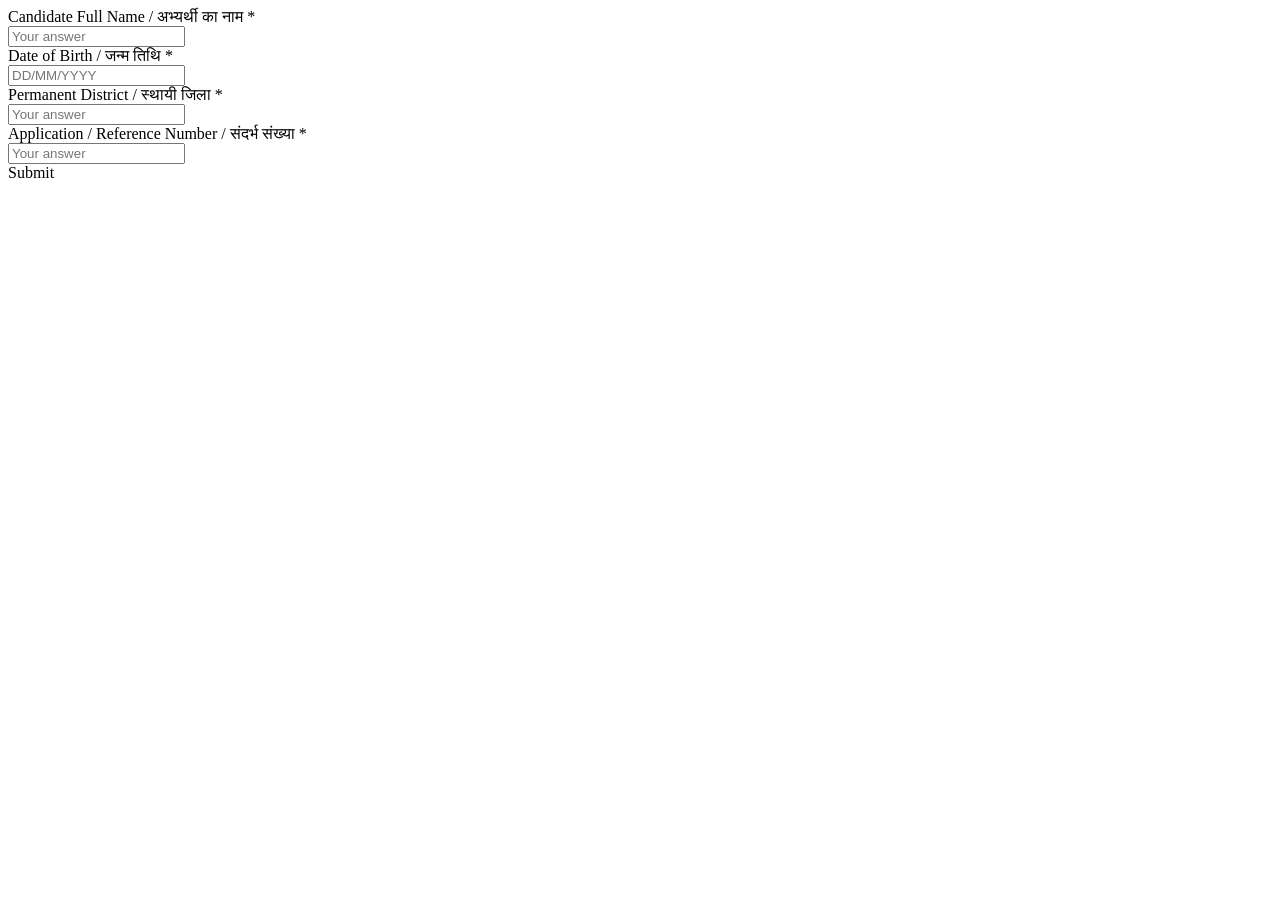
<file: tests/fixtures/google_form.html>
<!DOCTYPE html>
<html lang="en">
<head>
  <meta charset="UTF-8">
  <title>Google Forms Live Layout Fixture</title>
</head>
<body>
  <div class="form-container">
    <form id="google-form-simulation">
      <div class="question-card" role="listitem">
        <div class="question-title" role="heading" aria-level="3">
          <span class="M7eMe">Candidate Full Name / अभ्यर्थी का नाम</span>
          <span class="required-star">*</span>
        </div>
        <input type="text" name="entry.10492817" class="whsOnd" aria-label="Candidate Full Name / अभ्यर्थी का नाम" placeholder="Your answer" required autocomplete="off">
      </div>

      <div class="question-card" role="listitem">
        <div class="question-title" role="heading" aria-level="3">
          <span class="M7eMe">Date of Birth / जन्म तिथि</span>
          <span class="required-star">*</span>
        </div>
        <input type="text" name="entry.28491028" class="whsOnd" aria-label="Date of Birth / जन्म तिथि" placeholder="DD/MM/YYYY" required autocomplete="off">
      </div>

      <div class="question-card" role="listitem">
        <div class="question-title" role="heading" aria-level="3">
          <span class="M7eMe">Permanent District / स्थायी जिला</span>
          <span class="required-star">*</span>
        </div>
        <input type="text" name="entry.73819204" class="whsOnd" aria-label="Permanent District / स्थायी जिला" placeholder="Your answer" required autocomplete="off">
      </div>

      <div class="question-card" role="listitem">
        <div class="question-title" role="heading" aria-level="3">
          <span class="M7eMe">Application / Reference Number / संदर्भ संख्या</span>
          <span class="required-star">*</span>
        </div>
        <input type="text" name="entry.91827364" class="whsOnd" aria-label="Application / Reference Number / संदर्भ संख्या" placeholder="Your answer" required autocomplete="off">
      </div>

      <div class="actions-bar">
        <div role="button" id="gf-btn-submit" class="gf-submit-btn" tabindex="0">
          <span>Submit</span>
        </div>
      </div>
    </form>
  </div>
</body>
</html>
</file>
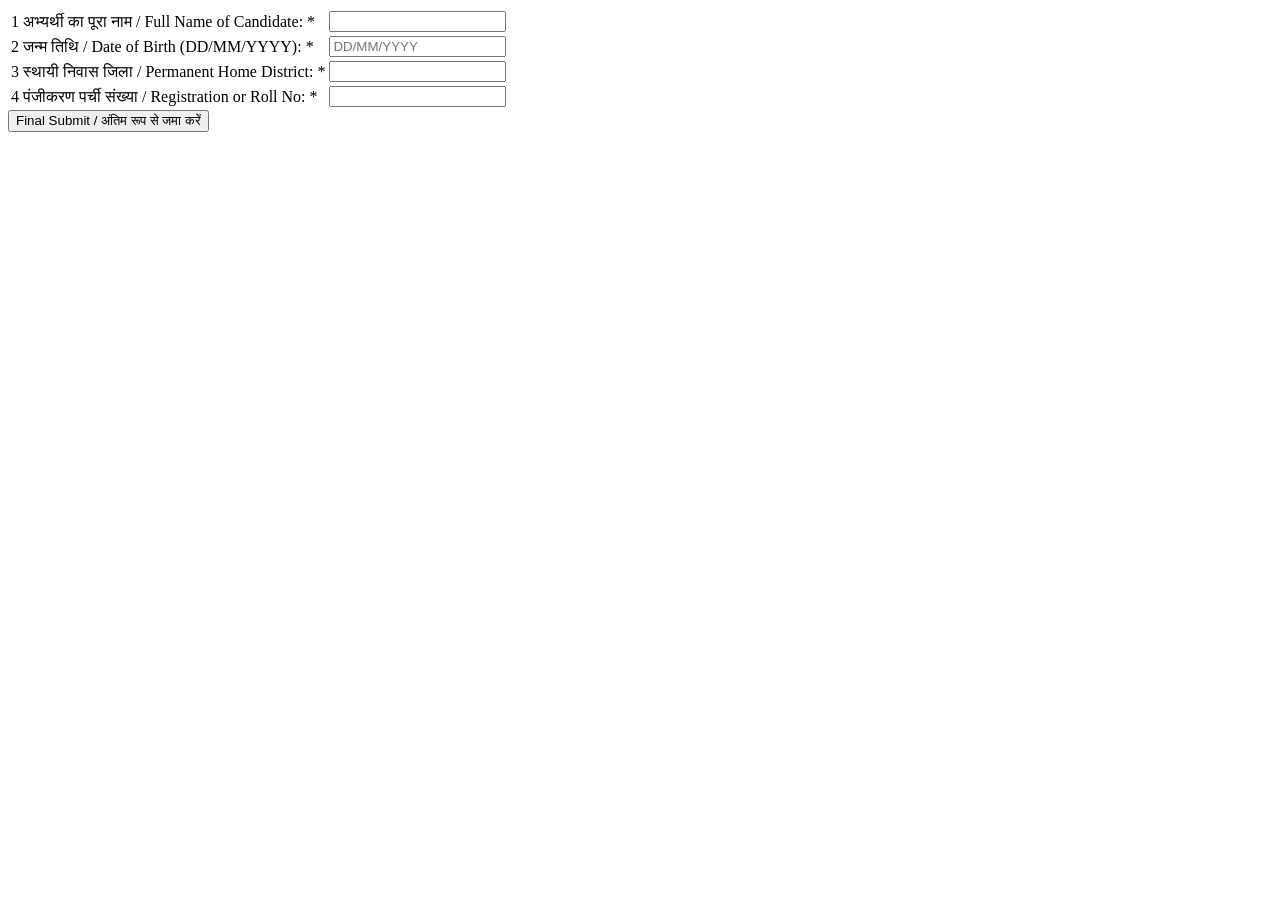
<file: tests/fixtures/gov_portal.html>
<!DOCTYPE html>
<html lang="hi-en">
<head>
  <meta charset="UTF-8">
  <title>Government Portal Live Layout Fixture</title>
</head>
<body>
  <form id="nic-application-form">
    <table class="gov-table">
      <tbody>
        <tr>
          <td class="col-serial">1</td>
          <td class="col-label">
            अभ्यर्थी का पूरा नाम / Full Name of Candidate:
            <span class="req-star">*</span>
          </td>
          <td class="col-input">
            <input type="text" id="txtCandidateName" name="txtCandidateName" class="nic-input" maxlength="60" required autocomplete="off">
          </td>
        </tr>
        <tr>
          <td class="col-serial">2</td>
          <td class="col-label">
            जन्म तिथि / Date of Birth (DD/MM/YYYY):
            <span class="req-star">*</span>
          </td>
          <td class="col-input">
            <input type="text" id="txtDOB" name="txtDOB" class="nic-input" placeholder="DD/MM/YYYY" maxlength="10" required autocomplete="off">
          </td>
        </tr>
        <tr>
          <td class="col-serial">3</td>
          <td class="col-label">
            स्थायी निवास जिला / Permanent Home District:
            <span class="req-star">*</span>
          </td>
          <td class="col-input">
            <input type="text" id="txtDistrict" name="txtDistrict" class="nic-input" maxlength="40" required autocomplete="off">
          </td>
        </tr>
        <tr>
          <td class="col-serial">4</td>
          <td class="col-label">
            पंजीकरण पर्ची संख्या / Registration or Roll No:
            <span class="req-star">*</span>
          </td>
          <td class="col-input">
            <input type="text" id="txtRegNo" name="txtRegNo" class="nic-input" maxlength="12" required autocomplete="off">
          </td>
        </tr>
      </tbody>
    </table>
    <div class="actions-section">
      <input type="submit" id="btnFinalSubmit" value="Final Submit / अंतिम रूप से जमा करें" class="btn-gov-submit">
    </div>
  </form>
</body>
</html>
</file>
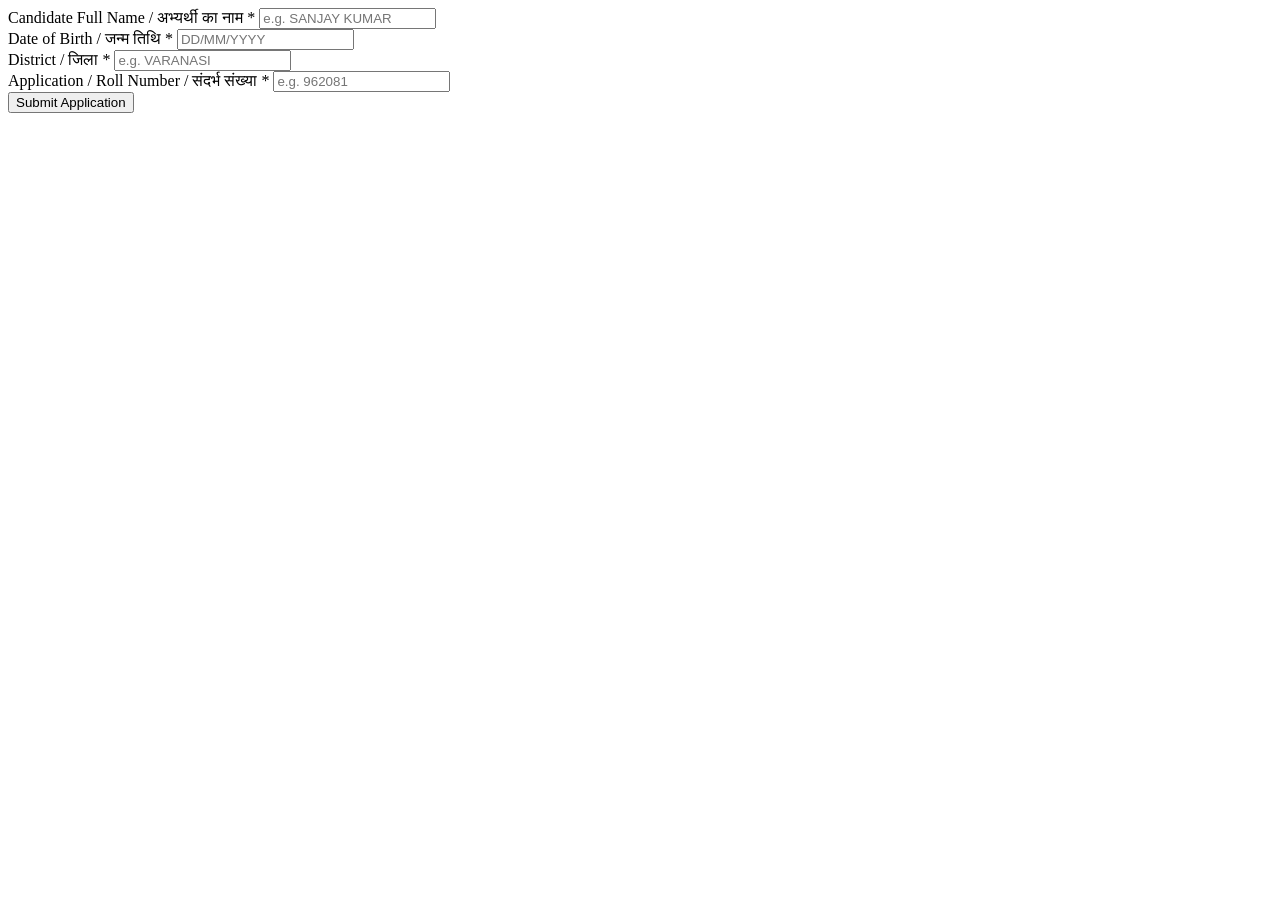
<file: tests/fixtures/standard_form.html>
<!DOCTYPE html>
<html lang="en">
<head>
  <meta charset="UTF-8">
  <title>Citizen Services Portal - Live Layout Fixture</title>
</head>
<body>
  <div class="container">
    <form id="citizen-form">
      <div class="form-group">
        <label for="applicant-name">Candidate Full Name / अभ्यर्थी का नाम <span class="required">*</span></label>
        <input type="text" id="applicant-name" name="applicantName" placeholder="e.g. SANJAY KUMAR" required autocomplete="off">
      </div>
      <div class="form-group">
        <label for="applicant-dob">Date of Birth / जन्म तिथि <span class="required">*</span></label>
        <input type="text" id="applicant-dob" name="applicantDob" placeholder="DD/MM/YYYY" required autocomplete="off">
      </div>
      <div class="form-group">
        <label for="applicant-district">District / जिला <span class="required">*</span></label>
        <input type="text" id="applicant-district" name="applicantDistrict" placeholder="e.g. VARANASI" required autocomplete="off">
      </div>
      <div class="form-group">
        <label for="applicant-ref-no">Application / Roll Number / संदर्भ संख्या <span class="required">*</span></label>
        <input type="text" id="applicant-ref-no" name="applicantRefNo" placeholder="e.g. 962081" required autocomplete="off">
      </div>
      <div class="button-row">
        <button type="submit" id="btn-submit-form" class="btn-submit">Submit Application</button>
      </div>
    </form>
  </div>
</body>
</html>
</file>
<file: extension/popup/popup.css>
/* ===================================================================
   JAANCH (जाँच) - MODERN EXTENSION POPUP THEME
   Palette:
     Primary (Cream):     #FFF3E6
     Secondary (Dark):    #1F3B3A
     Button Accent:       #FF7E6B (Coral)
     Pinch Accent 1:      #2FBF9B (Mint / Emerald)
     Pinch Accent 2:      #A7E7D5 (Soft Aqua)
   =================================================================== */

:root {
  --cream: #FFF3E6;
  --dark-green: #1F3B3A;
  --coral-btn: #FF7E6B;
  --mint: #2FBF9B;
  --soft-aqua: #A7E7D5;
  --card-bg: #FFFFFF;
  --text-dark: #1F3B3A;
  --text-muted: #52796F;
  --border-light: rgba(31, 59, 58, 0.15);
  --shadow-sm: 0 2px 6px rgba(31, 59, 58, 0.08);
  --shadow-md: 0 4px 14px rgba(31, 59, 58, 0.14);
  --radius-sm: 8px;
  --radius-md: 12px;
  --radius-lg: 16px;
}

* {
  box-sizing: border-box;
  margin: 0;
  padding: 0;
}

html {
  width: 612px;
  height: 415px;
  margin: 0;
  padding: 0;
  background: transparent;
  overflow: hidden;
}

body.jaanch-body {
  width: 612px;
  height: 415px;
  margin: 0;
  padding: 0;
  overflow: hidden;
  background-color: var(--cream);
  color: var(--text-dark);
  font-family: -apple-system, BlinkMacSystemFont, "Segoe UI", Roboto, Helvetica, Arial, sans-serif;
  font-size: 13px;
  line-height: 1.4;
  -webkit-font-smoothing: antialiased;
  border-radius: 0;
}

.jaanch-popup-window {
  display: flex;
  flex-direction: column;
  width: 612px;
  height: 415px;
  background-color: var(--cream);
  position: relative;
  overflow: hidden;
  border-radius: 0;
  border: 1px solid rgba(31, 59, 58, 0.15);
  box-shadow: 0 10px 30px rgba(31, 59, 58, 0.18);
}

/* ===================================================================
   HEADER BAR (DARK GREEN + CREAM TYPOGRAPHY & ICONS)
   =================================================================== */
.jaanch-header {
  height: 44px;
  padding: 0 18px;
  background-color: var(--dark-green);
  border-bottom: 1px solid rgba(255, 243, 230, 0.12);
  display: flex;
  align-items: center;
  justify-content: space-between;
  flex-shrink: 0;
  z-index: 20;
}

.brand-group {
  display: flex;
  align-items: center;
  cursor: default;
  user-select: none;
}

.brand-title {
  font-size: 19px;
  font-weight: 800;
  color: var(--cream);
  letter-spacing: 0.6px;
}

.top-nav-actions {
  display: flex;
  align-items: center;
  gap: 8px;
}

.nav-btn-pill {
  background: var(--mint);
  color: var(--dark-green);
  border: 1px solid var(--cream);
  height: 28px;
  padding: 0 12px;
  border-radius: 14px;
  font-size: 11px;
  font-weight: 800;
  display: inline-flex;
  align-items: center;
  justify-content: center;
  cursor: pointer;
  letter-spacing: 0.3px;
  transition: all 0.2s cubic-bezier(0.4, 0, 0.2, 1);
  box-shadow: 0 2px 6px rgba(0, 0, 0, 0.2);
  white-space: nowrap;
}

.nav-btn-pill:hover {
  background: #FFF3E6;
  color: #1F3B3A;
  transform: translateY(-1px);
}

.nav-btn {
  background: transparent;
  border: 1px solid transparent;
  color: var(--cream);
  width: 32px;
  height: 32px;
  border-radius: 6px;
  display: inline-flex;
  align-items: center;
  justify-content: center;
  cursor: pointer;
  transition: all 0.2s ease;
}

.nav-btn svg {
  stroke: var(--cream);
  color: var(--cream);
}

.nav-btn:hover {
  background-color: rgba(255, 243, 230, 0.14);
}

.nav-btn:hover svg {
  stroke: var(--soft-aqua);
}

.nav-btn.active {
  background-color: rgba(47, 191, 155, 0.3);
}

.nav-btn.active svg {
  stroke: var(--mint);
}

/* ===================================================================
   EDGE-TO-EDGE PROGRESS BAR (ZERO SPACING DIRECTLY UNDER HEADER)
   =================================================================== */
.progress-bar-edge {
  width: 100%;
  height: 3.5px;
  background-color: rgba(31, 59, 58, 0.08);
  position: relative;
  overflow: hidden;
  margin: 0;
  padding: 0;
  flex-shrink: 0;
  z-index: 25;
}

.progress-fill-edge {
  height: 100%;
  background: linear-gradient(90deg, var(--coral-btn), var(--mint));
  transition: width 0.35s cubic-bezier(0.16, 1, 0.3, 1);
}

/* ===================================================================
   VIEWPORT & SCREEN MANAGEMENT
   =================================================================== */
.views-viewport {
  flex: 1;
  overflow: hidden;
  padding: 10px 18px;
  display: flex;
  flex-direction: column;
}

.view-screen {
  display: flex;
  flex-direction: column;
  height: 100%;
  width: 100%;
  animation: fadeIn 0.25s ease-out;
}

.view-screen.hidden,
.hidden {
  display: none !important;
}

@keyframes fadeIn {
  from { opacity: 0; transform: translateY(4px); }
  to { opacity: 1; transform: translateY(0); }
}

/* ===================================================================
   SCREEN 1: INITIAL SETUP / PERMISSIONS (LEGACY/FALLBACK)
   =================================================================== */
.setup-card {
  background-color: var(--card-bg);
  border: 1.5px solid var(--border-light);
  border-radius: var(--radius-lg);
  padding: 18px;
  text-align: center;
  box-shadow: var(--shadow-sm);
  display: flex;
  flex-direction: column;
  align-items: center;
  margin: auto 0;
}

.mic-slash-emblem {
  width: 72px;
  height: 72px;
  border-radius: 50%;
  background: var(--cream);
  border: 2px solid var(--dark-green);
  display: flex;
  align-items: center;
  justify-content: center;
  color: var(--dark-green);
  margin-bottom: 10px;
  box-shadow: 0 4px 12px rgba(31, 59, 58, 0.1);
}

.setup-heading {
  font-size: 18px;
  font-weight: 700;
  color: var(--dark-green);
  margin-bottom: 4px;
}

.setup-subheading {
  font-size: 11px;
  color: var(--text-muted);
  margin-bottom: 12px;
}

.setup-points-list {
  list-style: none;
  text-align: left;
  width: 100%;
  margin-bottom: 14px;
  display: flex;
  flex-direction: column;
  gap: 8px;
}

.setup-points-list li {
  display: flex;
  align-items: flex-start;
  gap: 8px;
  font-size: 11px;
  color: var(--text-dark);
}

.point-bullet {
  color: var(--mint);
  font-weight: bold;
  font-size: 13px;
}

.setup-actions-row {
  display: flex;
  gap: 10px;
  width: 100%;
  margin-bottom: 10px;
}

.setup-privacy-footer {
  font-size: 10px;
  color: var(--text-muted);
  line-height: 1.3;
}

/* ===================================================================
   SCREEN 1 / HOMEPAGE: MINIMALISTIC ATOMIC ORBITAL UI
   =================================================================== */
.home-minimal-container {
  display: flex;
  flex-direction: column;
  align-items: center;
  justify-content: center;
  height: 100%;
  gap: 16px;
  padding: 8px 16px;
}

/* Centerpiece: Green Jaanch Ball with 3 Multilingual Concentric Loop Rings */
.atomic-orbit-centerpiece {
  position: relative;
  width: 210px;
  height: 165px;
  margin: 0 auto;
  display: flex;
  align-items: center;
  justify-content: center;
}

/* Pause rotation on hover with gentle interaction */
.atomic-orbit-centerpiece:hover .orbit-layer {
  animation-play-state: paused;
}

/* Center Green Jaanch Ball with slight shadow & Hindi जाँच inside */
.jaanch-central-ball {
  position: absolute;
  width: 48px;
  height: 48px;
  border-radius: 50%;
  background: radial-gradient(circle at 35% 35%, #2FBF9B 0%, #1F3B3A 92%);
  box-shadow: 0 4px 18px rgba(31, 59, 58, 0.42);
  z-index: 10;
  display: flex;
  align-items: center;
  justify-content: center;
  transition: transform 0.3s cubic-bezier(0.16, 1, 0.3, 1), box-shadow 0.3s ease;
  user-select: none;
  cursor: default;
}

.jaanch-central-ball:hover {
  transform: scale(1.06);
  box-shadow: 0 6px 24px rgba(47, 191, 155, 0.55);
}

.jaanch-ball-text {
  color: var(--cream);
  font-size: 16.5px;
  font-weight: 700;
  letter-spacing: 0.5px;
  text-shadow: 0 1px 3px rgba(0, 0, 0, 0.35);
}

/* 3 Concentric Ring Loops: Path Lines Removed - Pure Floating Revolving Words */
.orbit-layer {
  position: absolute;
  border-radius: 50%;
  display: flex;
  align-items: center;
  justify-content: center;
  pointer-events: none;
  border: none;
}

.orbit-layer:hover {
  animation-play-state: paused;
}

/* Layer 1: Inner Orbit (radius 41px / dia 82px, Clockwise, high visibility) */
.orbit-layer-1 {
  width: 82px;
  height: 82px;
  border: none;
  animation: orbitSpin1 12s linear infinite;
}

/* Layer 2: Middle Orbit (radius 60px / dia 120px, Counter-Clockwise, medium visibility) */
.orbit-layer-2 {
  width: 120px;
  height: 120px;
  border: none;
  animation: orbitSpin2 18s linear infinite;
}

/* Layer 3: Outer Orbit (radius 79px / dia 158px, Clockwise, faint visibility) */
.orbit-layer-3 {
  width: 158px;
  height: 158px;
  border: none;
  animation: orbitSpin3 26s linear infinite;
}

/* Multilingual Indic words chained tangent to the circular loop in Orange */
.orbit-lang-word {
  position: absolute;
  color: var(--coral-btn); /* Orange tone (#FF7E6B) */
  font-weight: 600;
  white-space: nowrap;
  user-select: none;
  pointer-events: auto;
  cursor: default;
  letter-spacing: 0.3px;
  transition: opacity 0.2s ease, color 0.2s ease, text-shadow 0.2s ease;
}

.orbit-lang-word:hover {
  opacity: 1 !important;
  color: #ff573d;
  text-shadow: 0 0 10px rgba(255, 126, 107, 0.65);
}

/* Layer 1 Words: Inner (Highest opacity: 0.95, tangent to circular path) */
.orbit-lang-word.w-l1 {
  font-size: 10px;
  opacity: 0.95;
  transform: rotate(calc(var(--a) * 120deg)) translateY(-41px);
}

/* Layer 2 Words: Middle (Soft opacity: 0.65, tangent to circular path) */
.orbit-lang-word.w-l2 {
  font-size: 9.5px;
  opacity: 0.65;
  transform: rotate(calc(var(--a) * 90deg + 25deg)) translateY(-60px);
}

/* Layer 3 Words: Outer (Faded opacity: 0.35, tangent to circular path) */
.orbit-lang-word.w-l3 {
  font-size: 9px;
  opacity: 0.35;
  transform: rotate(calc(var(--a) * 90deg + 50deg)) translateY(-79px);
}

@keyframes orbitSpin1 {
  from { transform: rotate(0deg); }
  to { transform: rotate(360deg); }
}

@keyframes orbitSpin2 {
  from { transform: rotate(0deg); }
  to { transform: rotate(-360deg); }
}

@keyframes orbitSpin3 {
  from { transform: rotate(0deg); }
  to { transform: rotate(360deg); }
}

/* Vertical Steps: Centered Block with Left-Aligned Lines (No boxes, clean, small font) */
.home-steps-vertical {
  display: flex;
  flex-direction: column;
  gap: 7px;
  width: fit-content;
  max-width: 440px;
  margin: 0 auto;
  padding: 0 12px;
  align-items: flex-start;
}

.step-v-item {
  display: flex;
  align-items: baseline;
  gap: 8px;
  font-size: 11.5px;
  color: var(--text-dark);
  line-height: 1.45;
}

.step-v-num {
  font-weight: 800;
  color: var(--dark-green);
  font-size: 12px;
  flex-shrink: 0;
}

.step-v-text {
  color: #2c4745;
  font-weight: 500;
}

.badge-mini {
  background-color: var(--cream);
  border: 1px solid var(--dark-green);
  padding: 1px 5px;
  border-radius: 4px;
  font-family: monospace;
  font-weight: bold;
}

/* ===================================================================
   SCREEN 2: ACTIVE FIELD VERIFICATION (OPEN SPACE TEMPLATE)
   =================================================================== */
.verification-open-container {
  display: flex;
  flex-direction: column;
  height: 100%;
  padding: 12px 24px 8px 24px;
  justify-content: space-between;
}

/* Field Header Row */
.field-header-row {
  display: flex;
  align-items: flex-start;
  justify-content: space-between;
  gap: 12px;
}

.field-title-group {
  display: flex;
  align-items: center;
  gap: 10px;
  flex: 1;
  min-width: 0;
}

.field-num-prefix {
  font-size: 16px;
  font-weight: 800;
  color: var(--dark-green);
  flex-shrink: 0;
}

.field-label-open {
  font-size: 19px;
  font-weight: 800;
  color: var(--dark-green);
  letter-spacing: 0.25px;
  line-height: 1.25;
  margin: 0;
  word-break: break-word;
  overflow-wrap: break-word;
  flex: 1;
}

.btn-icon-bubble {
  background-color: var(--cream);
  border: 1px solid rgba(255, 126, 107, 0.4);
  border-radius: 50%;
  width: 28px;
  height: 28px;
  display: flex;
  align-items: center;
  justify-content: center;
  cursor: pointer;
  font-size: 13px;
  transition: all 0.2s ease;
  color: var(--coral-btn);
}

.btn-icon-bubble:hover {
  background-color: var(--coral-btn);
  color: #FFFFFF;
  transform: scale(1.08);
}

.field-nav-group {
  display: flex;
  flex-direction: column;
  align-items: flex-end;
  gap: 2px;
}

.field-nav-arrows {
  display: flex;
  align-items: center;
  gap: 5px;
}

.btn-nav-arrow {
  background: var(--cream);
  border: 1px solid rgba(31, 59, 58, 0.2);
  width: 26px;
  height: 26px;
  border-radius: 4px;
  display: flex;
  align-items: center;
  justify-content: center;
  font-size: 14px;
  cursor: pointer;
  color: var(--dark-green);
  font-weight: bold;
  transition: all 0.15s ease;
}

.btn-nav-arrow:hover:not(:disabled) {
  background: var(--dark-green);
  color: var(--cream);
}

.btn-nav-arrow:disabled {
  opacity: 0.35;
  cursor: not-allowed;
}

.field-remaining-text {
  font-size: 10px;
  color: rgba(31, 59, 58, 0.55);
  font-weight: 600;
  letter-spacing: 0.2px;
}

.field-title-underline {
  height: 1.5px;
  width: 100%;
  background: linear-gradient(90deg, var(--dark-green) 0%, rgba(31, 59, 58, 0.15) 60%, transparent 100%);
  margin-top: 5px;
  margin-bottom: 6px;
}

/* Center Open Display: Multi-Line Adaptive Value + Sub-Right Speaker */
.field-value-display-open {
  flex: 1;
  display: flex;
  flex-direction: column;
  align-items: center;
  justify-content: center;
  gap: 4px;
  padding: 6px 0;
  min-height: 0;
  width: 100%;
}

.field-value-container {
  display: flex;
  align-items: center;
  justify-content: center;
  width: 100%;
  max-width: 540px;
  min-height: 120px;
  max-height: 175px;
  background: transparent;
  border: 1.5px dashed transparent;
  border-radius: 12px;
  padding: 8px 16px;
  box-sizing: border-box;
  transition: all 0.22s cubic-bezier(0.16, 1, 0.3, 1);
}

.field-value-container:hover {
  background-color: rgba(255, 255, 255, 0.35);
  border-color: rgba(47, 191, 155, 0.3);
}

.field-value-container:focus-within {
  background-color: #FFFFFF;
  border-color: var(--teal-accent);
  box-shadow: 0 0 0 3px rgba(47, 191, 155, 0.18);
}

.field-value-wrapper {
  display: inline-flex;
  align-items: baseline;
  justify-content: center;
  position: relative;
  max-width: 100%;
  gap: 10px;
}

.field-meta-pills {
  display: flex;
  align-items: center;
  gap: 8px;
}

.meta-kind-pill {
  font-size: 9.5px;
  font-weight: 800;
  letter-spacing: 0.6px;
  padding: 2px 8px;
  border-radius: 10px;
  background-color: rgba(31, 59, 58, 0.08);
  color: var(--dark-green);
}

.value-large-open {
  font-weight: 800;
  color: var(--dark-green);
  letter-spacing: 1.1px;
  text-align: center;
  user-select: text;
  max-width: 100%;
  word-break: break-word;
}

.value-large-textarea {
  font-family: inherit;
  font-weight: 800;
  color: var(--dark-green);
  letter-spacing: 0.8px;
  line-height: 1.32;
  text-align: center;
  background: transparent;
  border: none;
  outline: none;
  width: 100%;
  resize: none;
  overflow-y: auto;
  box-sizing: border-box;
  word-break: break-word;
  overflow-wrap: break-word;
  padding: 4px 8px;
  scrollbar-width: thin;
  scrollbar-color: rgba(31, 59, 58, 0.2) transparent;
  transition: font-size 0.15s ease, line-height 0.15s ease;
  font-size: 42px;
}

/* Character length dynamic scaling classes */
.value-large-textarea.size-short {
  font-size: 42px;
  line-height: 1.25;
}

.value-large-textarea.size-medium {
  font-size: 34px;
  line-height: 1.28;
}

.value-large-textarea.size-long {
  font-size: 26px;
  line-height: 1.32;
}

.value-large-textarea.size-xlong {
  font-size: 20px;
  line-height: 1.35;
}

.value-large-textarea.size-xxlong {
  font-size: 17px;
  line-height: 1.38;
}

.value-large-textarea::placeholder {
  color: rgba(31, 59, 58, 0.32);
  font-size: 28px;
  font-weight: 600;
}

/* Legacy input class compatibility */
.value-large-input {
  font-family: inherit;
  font-size: 38px;
  font-weight: 800;
  color: var(--dark-green);
  text-align: center;
}

.field-value-actions-row {
  width: 100%;
  max-width: 540px;
  display: flex;
  justify-content: flex-end;
  padding-right: 8px;
  margin-top: 2px;
}

.btn-value-speaker,
.btn-value-speaker-foot,
.btn-value-speaker-corner,
.btn-value-speaker-sub {
  width: 32px;
  height: 32px;
  border-radius: 50%;
  border: 1px solid rgba(255, 126, 107, 0.45);
  background-color: rgba(255, 126, 107, 0.12);
  color: var(--coral-btn);
  display: inline-flex;
  align-items: center;
  justify-content: center;
  cursor: pointer;
  font-size: 15px;
  transition: all 0.2s cubic-bezier(0.16, 1, 0.3, 1);
  flex-shrink: 0;
}

.btn-value-speaker:hover,
.btn-value-speaker-foot:hover,
.btn-value-speaker-corner:hover,
.btn-value-speaker-sub:hover {
  background-color: var(--coral-btn);
  color: #FFFFFF;
  transform: scale(1.1);
}

.btn-value-speaker.active,
.btn-value-speaker-foot.active,
.btn-value-speaker-corner.active,
.btn-value-speaker-sub.active {
  background-color: var(--coral-btn);
  color: #FFFFFF;
  box-shadow: 0 0 0 4px rgba(255, 126, 107, 0.25);
  animation: pulseSpeaker 1.1s infinite alternate ease-in-out;
}
  background-color: var(--coral-btn);
  color: #FFFFFF;
  box-shadow: 0 0 0 4px rgba(255, 126, 107, 0.25);
  animation: pulseSpeaker 1.1s infinite alternate ease-in-out;
}

@keyframes pulseSpeaker {
  0% { transform: scale(1); }
  100% { transform: scale(1.12); }
}

.session-edit-bar {
  width: 100%;
  max-width: 460px;
  display: flex;
  flex-direction: column;
  gap: 4px;
  margin-top: 2px;
}

.session-form-ref {
  font-size: 11px;
  font-weight: 600;
  color: #8f4700;
  background-color: rgba(245, 166, 35, 0.14);
  border: 1px solid rgba(245, 166, 35, 0.3);
  border-radius: 6px;
  padding: 3px 8px;
  text-align: center;
}

.session-edit-input-wrap {
  display: flex;
  align-items: center;
  gap: 8px;
  background-color: #FFFFFF;
  border: 1.5px solid rgba(31, 59, 58, 0.22);
  border-radius: 8px;
  padding: 4px 10px;
}

.session-edit-input-wrap:focus-within {
  border-color: var(--teal-accent);
  box-shadow: 0 0 0 2px rgba(47, 191, 155, 0.16);
}

.session-edit-label {
  font-size: 10px;
  font-weight: 700;
  text-transform: uppercase;
  letter-spacing: 0.4px;
  color: var(--text-muted);
  white-space: nowrap;
}

.session-edit-input {
  flex: 1;
  border: none;
  outline: none;
  background: transparent;
  font-size: 13px;
  font-weight: 700;
  color: var(--dark-green);
  min-width: 0;
}

.live-feedback-strip {
  display: flex;
  flex-direction: column;
  gap: 4px;
  margin-bottom: 6px;
}

.vad-indicator {
  font-size: 11px;
  font-weight: 600;
  padding: 4px 10px;
  border-radius: 6px;
  text-align: center;
  transition: all 0.2s ease;
}

.vad-indicator.idle {
  background-color: rgba(31, 59, 58, 0.06);
  color: var(--dark-green);
}

.vad-indicator.speaking {
  background-color: rgba(255, 126, 107, 0.16);
  color: #b73826;
}

.heard-container {
  display: flex;
  flex-wrap: wrap;
  justify-content: center;
  align-items: center;
  gap: 8px;
  font-size: 11px;
  color: var(--dark-green);
  background-color: rgba(47, 191, 155, 0.1);
  border: 1px solid rgba(47, 191, 155, 0.25);
  border-radius: 6px;
  padding: 4px 10px;
}

.heard-transcript {
  font-style: italic;
  color: rgba(31, 59, 58, 0.85);
}

.heard-action {
  color: var(--dark-green);
}

.spelled-chips-open {
  display: flex;
  flex-wrap: wrap;
  justify-content: center;
  gap: 5px;
  max-width: 440px;
}

.letter-bubble {
  display: inline-flex;
  align-items: center;
  justify-content: center;
  min-width: 26px;
  height: 28px;
  padding: 0 6px;
  background-color: #FFFFFF;
  border: 1.5px solid var(--soft-aqua);
  border-radius: 6px;
  font-size: 13px;
  font-weight: 700;
  color: var(--dark-green);
  transition: all 0.18s cubic-bezier(0.16, 1, 0.3, 1);
}

.letter-bubble.active {
  background-color: var(--coral-btn);
  color: #FFFFFF;
  border-color: var(--coral-btn);
  transform: scale(1.15);
  box-shadow: 0 3px 10px rgba(255, 126, 107, 0.4);
}

/* Bottom Action Bar: Directly above footer line */
.verification-bottom-bar {
  display: flex;
  align-items: center;
  justify-content: space-between;
  padding-top: 10px;
  border-top: 1px solid rgba(31, 59, 58, 0.08);
}

.decision-prompt-text {
  font-size: 13px;
  font-weight: 600;
  color: var(--dark-green);
}

.decision-circle-group {
  display: flex;
  align-items: center;
  gap: 12px;
}

/* Minimalist Circular Buttons */
.btn-circle-action {
  width: 34px;
  height: 34px;
  border-radius: 50%;
  display: flex;
  align-items: center;
  justify-content: center;
  background-color: var(--cream);
  cursor: pointer;
  transition: all 0.2s cubic-bezier(0.16, 1, 0.3, 1);
}

.btn-circle-tick {
  border: 2px solid var(--mint);
  color: var(--mint);
}

.btn-circle-tick:hover {
  background-color: var(--mint);
  color: #FFFFFF;
  transform: scale(1.08);
  box-shadow: 0 4px 12px rgba(47, 191, 155, 0.35);
}

.btn-circle-cross {
  border: 2px solid var(--coral-btn);
  color: var(--coral-btn);
}

.btn-circle-cross:hover {
  background-color: var(--coral-btn);
  color: #FFFFFF;
  transform: scale(1.08);
  box-shadow: 0 4px 12px rgba(255, 126, 107, 0.35);
}

/* Compact Voice / Mic Pill with Mini Waveform */
.btn-pill-voice {
  height: 34px;
  padding: 0 12px;
  border-radius: 17px;
  border: 1.5px solid var(--dark-green);
  background-color: var(--cream);
  color: var(--dark-green);
  display: flex;
  align-items: center;
  gap: 6px;
  cursor: pointer;
  font-weight: 700;
  font-size: 12px;
  transition: all 0.2s ease;
}

.btn-pill-voice:hover {
  background-color: var(--dark-green);
  color: var(--cream);
}

.btn-pill-voice.recording {
  border-color: var(--mint);
  background-color: rgba(47, 191, 155, 0.12);
  color: var(--mint);
}

.btn-pill-voice.muted {
  border-style: dashed;
  border-color: rgba(11, 61, 46, 0.35);
  background-color: rgba(11, 61, 46, 0.05);
  color: rgba(11, 61, 46, 0.65);
}

.btn-pill-voice.muted:hover {
  border-style: solid;
  border-color: var(--dark-green);
  background-color: var(--dark-green);
  color: var(--cream);
}

.voice-btn-inner {
  display: flex;
  align-items: center;
}

.voice-btn-text {
  font-size: 11.5px;
}

.voice-wave-bars {
  display: flex;
  align-items: center;
  gap: 2.5px;
  height: 14px;
}

.wave-bar {
  width: 2.5px;
  height: 12px;
  background-color: var(--mint);
  border-radius: 2px;
  animation: waveBarBounce 0.8s ease-in-out infinite alternate;
}

.wave-bar.bar-1 { animation-delay: 0.1s; }
.wave-bar.bar-2 { animation-delay: 0.25s; }
.wave-bar.bar-3 { animation-delay: 0.4s; }
.wave-bar.bar-4 { animation-delay: 0.15s; }

@keyframes waveBarBounce {
  0% { height: 4px; }
  100% { height: 14px; }
}

/* ===================================================================
   SCREEN 4: VERIFICATION SUMMARY (MINIMALIST OPEN SPACE)
   =================================================================== */
.summary-open-container {
  display: flex;
  flex-direction: column;
  height: 100%;
  padding: 10px 24px 8px 24px;
  justify-content: space-between;
}

/* Header Row */
.summary-header-row {
  display: flex;
  justify-content: space-between;
  align-items: baseline;
  padding-bottom: 8px;
  border-bottom: 1px solid rgba(31, 59, 58, 0.12);
}

.summary-header-left {
  display: flex;
  align-items: baseline;
  gap: 10px;
}

.summary-title {
  font-size: 15px;
  font-weight: 800;
  color: var(--dark-green);
  letter-spacing: 0.2px;
}

.summary-badge-count {
  font-size: 11px;
  font-weight: 600;
  color: #52796F;
}

.btn-text-back {
  background: none;
  border: none;
  color: var(--dark-green);
  font-size: 11.5px;
  font-weight: 700;
  cursor: pointer;
  padding: 4px 6px;
  border-radius: 4px;
  transition: all 0.2s ease;
}

.btn-text-back:hover {
  background-color: rgba(31, 59, 58, 0.08);
  color: var(--mint);
}

/* Open Data List Rows */
.summary-rows-container {
  flex: 1;
  max-height: 220px;
  overflow-y: auto;
  display: flex;
  flex-direction: column;
  gap: 2px;
  padding: 4px 0;
}

/* Minimalist scrollbar */
.summary-rows-container::-webkit-scrollbar {
  width: 4px;
}

.summary-rows-container::-webkit-scrollbar-track {
  background: transparent;
}

.summary-rows-container::-webkit-scrollbar-thumb {
  background-color: var(--soft-aqua);
  border-radius: 2px;
}

.summary-rows-container::-webkit-scrollbar-thumb:hover {
  background-color: var(--mint);
}

/* Row Item */
.summary-row-item {
  display: flex;
  align-items: flex-start;
  justify-content: space-between;
  padding: 8px 10px;
  border-radius: 8px;
  cursor: pointer;
  transition: all 0.18s cubic-bezier(0.16, 1, 0.3, 1);
  border-bottom: 1px solid rgba(31, 59, 58, 0.08);
}

.summary-row-item:last-child {
  border-bottom: none;
}

.summary-row-item:hover {
  background-color: rgba(47, 191, 155, 0.08);
}

.row-left {
  display: flex;
  align-items: flex-start;
  gap: 8px;
  width: 185px;
  flex-shrink: 0;
  padding-top: 5px;
}

.row-num {
  font-size: 12px;
  font-weight: 800;
  color: var(--dark-green);
  width: 22px;
  flex-shrink: 0;
}

.row-label {
  font-size: 12.5px;
  font-weight: 700;
  color: var(--dark-green);
  word-break: break-word;
  overflow-wrap: break-word;
  line-height: 1.25;
}

.row-value-col {
  flex: 1;
  padding: 0 12px;
  display: flex;
  align-items: flex-start;
  min-width: 0;
}

.row-value {
  font-size: 13px;
  font-weight: 800;
  color: var(--text-dark);
  letter-spacing: 0.3px;
}

.summary-edit-input {
  width: 100%;
  border: 1px dashed transparent;
  border-radius: 6px;
  padding: 4px 8px;
  font-family: inherit;
  font-size: 13px;
  font-weight: 700;
  color: var(--dark-green);
  background-color: transparent;
  outline: none;
  resize: none;
  overflow-y: hidden;
  box-sizing: border-box;
  word-break: break-word;
  overflow-wrap: break-word;
  line-height: 1.35;
  transition: all 0.2s ease;
}

.summary-edit-input:hover {
  background-color: rgba(255, 255, 255, 0.45);
  border-color: rgba(47, 191, 155, 0.3);
}

.summary-edit-input:focus {
  border-color: var(--teal-accent);
  background-color: #FFFFFF;
  box-shadow: 0 0 0 2.5px rgba(47, 191, 155, 0.18);
}

.row-status-col {
  flex-shrink: 0;
  display: flex;
  justify-content: flex-end;
  padding-top: 5px;
}

/* Minimalist Status Chips */
.chip {
  font-size: 9.5px;
  font-weight: 700;
  padding: 3px 8px;
  border-radius: 12px;
  letter-spacing: 0.3px;
  text-transform: uppercase;
  display: inline-flex;
  align-items: center;
  gap: 4px;
}

.chip.match {
  background-color: rgba(47, 191, 155, 0.18);
  color: #14614e;
  border: 1px solid rgba(47, 191, 155, 0.35);
}

.chip.filled {
  background-color: rgba(47, 191, 155, 0.22);
  color: #0e5a49;
  border: 1px solid rgba(47, 191, 155, 0.45);
}

.chip.mismatch {
  background-color: rgba(255, 126, 107, 0.18);
  color: #b73826;
  border: 1px solid rgba(255, 126, 107, 0.35);
}

.chip.unsure {
  background-color: rgba(245, 166, 35, 0.18);
  color: #925c00;
  border: 1px solid rgba(245, 166, 35, 0.35);
}

.chip.not-checked {
  background-color: rgba(82, 121, 111, 0.12);
  color: #43655d;
  border: 1px solid rgba(82, 121, 111, 0.22);
}

/* Bottom Action Pills */
.summary-actions-open {
  display: flex;
  gap: 12px;
  justify-content: center;
  align-items: center;
  padding-top: 6px;
  border-top: 1px solid rgba(31, 59, 58, 0.1);
}

.btn-pill-action {
  height: 32px;
  padding: 0 16px;
  border-radius: 16px;
  font-size: 11.5px;
  font-weight: 700;
  cursor: pointer;
  display: inline-flex;
  align-items: center;
  justify-content: center;
  letter-spacing: 0.2px;
  transition: all 0.2s cubic-bezier(0.16, 1, 0.3, 1);
}

.btn-pill-apply {
  background-color: var(--mint);
  color: #FFFFFF;
  border: none;
  box-shadow: 0 2px 8px rgba(47, 191, 155, 0.32);
}

.btn-pill-apply:hover {
  background-color: #26a585;
  transform: translateY(-1px);
  box-shadow: 0 4px 14px rgba(47, 191, 155, 0.42);
}

.btn-pill-outline {
  background-color: transparent;
  border: 1.5px solid var(--dark-green);
  color: var(--dark-green);
}

.btn-pill-outline:hover {
  background-color: var(--dark-green);
  color: var(--cream);
  transform: translateY(-1px);
}

.btn-pill-action:active {
  transform: scale(0.97);
}

.apply-feedback {
  margin-top: 4px;
  padding: 4px 10px;
  background-color: rgba(47, 191, 155, 0.2);
  color: #145e4b;
  border-radius: 6px;
  font-size: 11px;
  font-weight: 700;
  text-align: center;
  animation: fadeIn 0.2s ease-out;
}

/* ===================================================================
   SCREEN 5: SETTINGS & MODEL CONFIGURATION
   =================================================================== */
.settings-card {
  display: flex;
  flex-direction: column;
  height: 100%;
  gap: 12px;
}

.settings-header-row {
  display: flex;
  justify-content: space-between;
  align-items: center;
}

.settings-title {
  font-size: 16px;
  font-weight: 700;
  color: var(--dark-green);
}

.settings-group {
  background-color: var(--card-bg);
  border: 1.5px solid var(--border-light);
  border-radius: var(--radius-md);
  padding: 10px 12px;
  display: flex;
  flex-direction: column;
  gap: 6px;
  box-shadow: var(--shadow-sm);
}

.settings-label {
  font-size: 12px;
  font-weight: 700;
  color: var(--dark-green);
}

.detected-badge-row {
  display: flex;
  align-items: center;
  gap: 6px;
  font-size: 11px;
}

.detected-tag {
  color: var(--text-muted);
}

.badge-accent {
  background-color: var(--soft-aqua);
  color: var(--dark-green);
  font-weight: 700;
  padding: 2px 6px;
  border-radius: 4px;
}

.settings-select,
.settings-select-mini {
  background-color: var(--cream);
  border: 1px solid var(--border-light);
  color: var(--dark-green);
  padding: 6px 8px;
  border-radius: 6px;
  font-size: 12px;
  font-weight: 600;
  outline: none;
  cursor: pointer;
}

.mic-status-row {
  display: flex;
  align-items: center;
  gap: 8px;
}

.status-indicator.ready {
  color: var(--mint);
  font-weight: 700;
  font-size: 12px;
}
.status-indicator.denied {
  color: var(--coral-btn);
  font-weight: 700;
  font-size: 12px;
}

.model-info-row {
  display: flex;
  justify-content: space-between;
  font-size: 11px;
}
.model-key {
  color: var(--text-muted);
}
.model-val {
  font-weight: 600;
  color: var(--dark-green);
}

.privacy-note {
  font-size: 11px;
  color: var(--text-muted);
}

/* ===================================================================
   COMMON BUTTONS & FOOTER
   =================================================================== */
.btn {
  display: inline-flex;
  align-items: center;
  justify-content: center;
  padding: 8px 14px;
  border-radius: var(--radius-sm);
  font-size: 12px;
  font-weight: 700;
  cursor: pointer;
  transition: all 0.2s ease;
  border: 1.5px solid transparent;
  text-decoration: none;
}

.btn-coral-primary {
  background-color: var(--coral-btn);
  color: #FFFFFF;
  box-shadow: 0 2px 6px rgba(255, 126, 107, 0.3);
}
.btn-coral-primary:hover {
  background-color: #f56e5a;
  transform: translateY(-1px);
}

.btn-outline {
  background-color: transparent;
  border-color: var(--dark-green);
  color: var(--dark-green);
}
.btn-outline:hover {
  background-color: var(--dark-green);
  color: var(--cream);
}

.btn-outline-mini {
  background-color: transparent;
  border: 1px solid var(--border-light);
  color: var(--dark-green);
  padding: 4px 8px;
  border-radius: 4px;
  font-size: 10px;
  font-weight: 600;
  cursor: pointer;
}
.btn-outline-mini:hover {
  background-color: var(--soft-aqua);
}

.btn-outline-danger {
  background-color: transparent;
  border: 1px solid var(--coral-btn);
  color: var(--coral-btn);
  padding: 6px 10px;
  border-radius: 6px;
  font-size: 11px;
  font-weight: 700;
  cursor: pointer;
}
.btn-outline-danger:hover {
  background-color: var(--coral-btn);
  color: #FFFFFF;
}

.full-width {
  width: 100%;
}

.jaanch-footer-minimal {
  height: 28px;
  display: flex;
  align-items: center;
  justify-content: center;
  border-top: 1px solid rgba(31, 59, 58, 0.08);
  background-color: var(--cream);
  flex-shrink: 0;
  padding: 0 18px;
}

.ai-disclaimer-text {
  font-size: 9.5px;
  color: rgba(31, 59, 58, 0.45);
  letter-spacing: 0.15px;
  text-align: center;
  font-weight: 400;
}
</file>
<file: extension/settings/settings.css>
/* ===================================================================
   JAANCH (जाँच) - FULL-PAGE SETTINGS & BROWSER PREFERENCES
   Inspired by Wispr Flow's 2-Column Sidebar & Clean Option Rows
   Palette:
     Primary (Cream):     #FFF3E6
     Secondary (Dark):    #1F3B3A
     Button Accent:       #FF7E6B (Coral)
     Pinch Accent 1:      #2FBF9B (Mint / Emerald)
     Pinch Accent 2:      #A7E7D5 (Soft Aqua)
   =================================================================== */

:root {
  --cream: #FFF3E6;
  --dark-green: #1F3B3A;
  --dark-green-sidebar: #172D2C;
  --coral: #FF7E6B;
  --mint: #2FBF9B;
  --soft-aqua: #A7E7D5;
  --text-dark: #1F3B3A;
  --text-muted: #52796F;
  --border-subtle: rgba(31, 59, 58, 0.1);
  --card-bg: #FFFFFF;
}

* {
  box-sizing: border-box;
  margin: 0;
  padding: 0;
}

body.jaanch-settings-body {
  width: 100vw;
  height: 100vh;
  overflow: hidden;
  background-color: var(--cream);
  color: var(--text-dark);
  font-family: -apple-system, BlinkMacSystemFont, "Segoe UI", Roboto, Helvetica, Arial, sans-serif;
  font-size: 14px;
  line-height: 1.5;
  -webkit-font-smoothing: antialiased;
}

/* ===================================================================
   APP CONTAINER (FULL SCREEN OCCUPIED)
   =================================================================== */
.settings-app-container {
  display: flex;
  width: 100vw;
  height: 100vh;
  overflow: hidden;
}

/* ===================================================================
   LEFT SIDEBAR (WISPR FLOW STYLE)
   =================================================================== */
.settings-sidebar {
  width: 280px;
  min-width: 280px;
  max-width: 280px;
  height: 100vh;
  background-color: var(--dark-green-sidebar);
  color: var(--cream);
  display: flex;
  flex-direction: column;
  justify-content: space-between;
  padding: 28px 18px 24px 18px;
  border-right: 1px solid rgba(167, 231, 213, 0.15);
  user-select: none;
}

.sidebar-brand {
  display: flex;
  align-items: center;
  gap: 12px;
  padding: 0 8px 24px 8px;
  border-bottom: 1px solid rgba(167, 231, 213, 0.12);
}

.brand-logo-badge {
  font-size: 20px;
  font-weight: 900;
  background: var(--mint);
  color: var(--dark-green);
  width: 40px;
  height: 40px;
  display: flex;
  align-items: center;
  justify-content: center;
  border-radius: 10px;
  box-shadow: 0 4px 12px rgba(47, 191, 155, 0.3);
  letter-spacing: 0.5px;
}

.brand-info {
  display: flex;
  flex-direction: column;
}

.brand-name {
  font-size: 18px;
  font-weight: 800;
  letter-spacing: 0.3px;
  color: var(--cream);
}

.brand-sub {
  font-size: 11.5px;
  font-weight: 600;
  color: var(--soft-aqua);
  opacity: 0.85;
}

/* Navigation List */
.sidebar-nav {
  flex: 1;
  display: flex;
  flex-direction: column;
  gap: 4px;
  padding: 20px 0;
  overflow-y: auto;
}

.nav-category-label {
  font-size: 11px;
  font-weight: 800;
  color: var(--soft-aqua);
  opacity: 0.65;
  letter-spacing: 1.2px;
  padding: 12px 10px 6px 10px;
}

.nav-item {
  display: flex;
  align-items: center;
  gap: 12px;
  width: 100%;
  padding: 10px 14px;
  border-radius: 8px;
  border: none;
  background: transparent;
  color: var(--cream);
  font-size: 13.5px;
  font-weight: 600;
  cursor: pointer;
  text-align: left;
  transition: all 0.18s ease;
}

.nav-icon {
  width: 18px;
  height: 18px;
  stroke: var(--soft-aqua);
  flex-shrink: 0;
  transition: stroke 0.18s ease;
}

.nav-item:hover {
  background-color: rgba(255, 243, 230, 0.08);
  color: #FFFFFF;
}

.nav-item:hover .nav-icon {
  stroke: var(--mint);
}

.nav-item.active {
  background-color: rgba(47, 191, 155, 0.18);
  color: var(--mint);
  font-weight: 700;
}

.nav-item.active .nav-icon {
  stroke: var(--mint);
}

/* Sidebar Footer */
.sidebar-footer {
  padding-top: 16px;
  border-top: 1px solid rgba(167, 231, 213, 0.12);
  display: flex;
  flex-direction: column;
  gap: 6px;
  padding-left: 6px;
}

.status-indicator-row {
  display: flex;
  align-items: center;
  gap: 8px;
  font-size: 12px;
  color: var(--soft-aqua);
  font-weight: 600;
}

.status-dot-live {
  width: 8px;
  height: 8px;
  border-radius: 50%;
  background-color: var(--mint);
  box-shadow: 0 0 8px rgba(47, 191, 155, 0.8);
  display: inline-block;
}

.app-version {
  font-size: 11px;
  color: rgba(255, 243, 230, 0.45);
}

/* ===================================================================
   RIGHT CONTENT VIEWPORT (OCCUPYING THE WHOLE PAGE)
   =================================================================== */
.settings-content-viewport {
  flex: 1;
  height: 100vh;
  overflow-y: auto;
  background-color: var(--cream);
  padding: 48px 64px 80px 64px;
}

.content-inner-scroll {
  max-width: 860px;
  margin: 0 auto;
}

/* Header for Active Section */
.section-title-header {
  margin-bottom: 32px;
}

.section-heading {
  font-size: 32px;
  font-weight: 800;
  color: var(--dark-green);
  letter-spacing: -0.6px;
  margin-bottom: 8px;
}

.section-subtext {
  font-size: 14.5px;
  color: var(--text-muted);
  font-weight: 500;
  line-height: 1.5;
}

/* ===================================================================
   OPTIONS GROUP CARD & ROWS (WISPR FLOW STYLE)
   =================================================================== */
.options-group-card {
  background-color: var(--card-bg);
  border: 1.5px solid var(--border-subtle);
  border-radius: 14px;
  box-shadow: 0 4px 20px rgba(31, 59, 58, 0.04);
  overflow: hidden;
  margin-bottom: 28px;
}

.option-row {
  display: flex;
  justify-content: space-between;
  align-items: center;
  padding: 22px 24px;
  border-bottom: 1px solid var(--border-subtle);
  gap: 28px;
  transition: background-color 0.15s ease;
}

.option-row:last-child {
  border-bottom: none;
}

.option-row:hover {
  background-color: rgba(255, 243, 230, 0.25);
}

.option-meta {
  flex: 1;
  display: flex;
  flex-direction: column;
  gap: 4px;
}

.option-title {
  font-size: 15px;
  font-weight: 700;
  color: var(--dark-green);
  letter-spacing: -0.2px;
}

.option-desc {
  font-size: 13px;
  color: var(--text-muted);
  line-height: 1.45;
}

.option-action {
  display: flex;
  align-items: center;
  gap: 12px;
  flex-shrink: 0;
}

.option-action-group {
  display: flex;
  align-items: center;
  gap: 10px;
  flex-shrink: 0;
}

/* Pills & Badges */
.status-pill {
  display: inline-flex;
  align-items: center;
  padding: 5px 12px;
  border-radius: 20px;
  font-size: 12px;
  font-weight: 700;
  letter-spacing: 0.3px;
  white-space: nowrap;
}

.status-mint {
  background: rgba(47, 191, 155, 0.14);
  color: #176551;
  border: 1px solid rgba(47, 191, 155, 0.6);
}

.status-soft {
  background: rgba(167, 231, 213, 0.3);
  color: var(--dark-green);
  border: 1px solid rgba(31, 59, 58, 0.15);
}

/* Action Buttons */
.btn-action-primary {
  background: var(--dark-green);
  color: var(--cream);
  border: none;
  padding: 8px 18px;
  border-radius: 8px;
  font-size: 13px;
  font-weight: 700;
  cursor: pointer;
  transition: all 0.2s cubic-bezier(0.4, 0, 0.2, 1);
  box-shadow: 0 2px 6px rgba(31, 59, 58, 0.2);
}

.btn-action-primary:hover {
  background: var(--mint);
  color: var(--dark-green);
  transform: translateY(-1px);
}

.btn-action-secondary {
  background: transparent;
  color: var(--dark-green);
  border: 1.5px solid var(--dark-green);
  padding: 7px 16px;
  border-radius: 8px;
  font-size: 13px;
  font-weight: 700;
  cursor: pointer;
  transition: all 0.2s cubic-bezier(0.4, 0, 0.2, 1);
}

.btn-action-secondary:hover {
  background: var(--dark-green);
  color: var(--cream);
}

.btn-action-danger {
  background: transparent;
  color: var(--coral);
  border: 1.5px solid var(--coral);
  padding: 7px 16px;
  border-radius: 8px;
  font-size: 13px;
  font-weight: 700;
  cursor: pointer;
  transition: all 0.2s cubic-bezier(0.4, 0, 0.2, 1);
}

.btn-action-danger:hover {
  background: var(--coral);
  color: #FFFFFF;
}

/* Form Controls */
.select-control {
  background-color: var(--cream);
  color: var(--dark-green);
  border: 1.5px solid var(--dark-green);
  border-radius: 8px;
  padding: 8px 14px;
  font-size: 13px;
  font-weight: 700;
  cursor: pointer;
  outline: none;
  min-width: 220px;
  transition: border-color 0.2s ease;
}

.select-control:focus {
  border-color: var(--mint);
  box-shadow: 0 0 0 2px rgba(47, 191, 155, 0.25);
}

/* Expandable Live Volume Meter Bar */
.mic-meter-box {
  background: var(--cream);
  padding: 16px 24px;
  border-bottom: 1px solid var(--border-subtle);
  animation: fadeIn 0.2s ease;
}

.meter-info-row {
  display: flex;
  justify-content: space-between;
  font-size: 12.5px;
  font-weight: 700;
  margin-bottom: 8px;
  color: var(--dark-green);
}

.meter-track {
  width: 100%;
  height: 8px;
  background: rgba(31, 59, 58, 0.12);
  border-radius: 4px;
  overflow: hidden;
}

.meter-fill {
  height: 100%;
  background: linear-gradient(90deg, var(--mint), var(--coral));
  width: 0%;
  transition: width 0.08s ease-out;
}

.meter-feedback {
  margin-top: 8px;
  font-size: 12px;
  font-weight: 600;
  color: var(--text-muted);
}

.feedback-toast {
  padding: 12px 24px;
  background: var(--cream);
  color: var(--dark-green);
  font-size: 13px;
  font-weight: 700;
  border-top: 1px solid var(--border-subtle);
}

/* Utilities */
.hidden {
  display: none !important;
}

@keyframes fadeIn {
  from { opacity: 0; transform: translateY(-4px); }
  to { opacity: 1; transform: translateY(0); }
}
</file>
